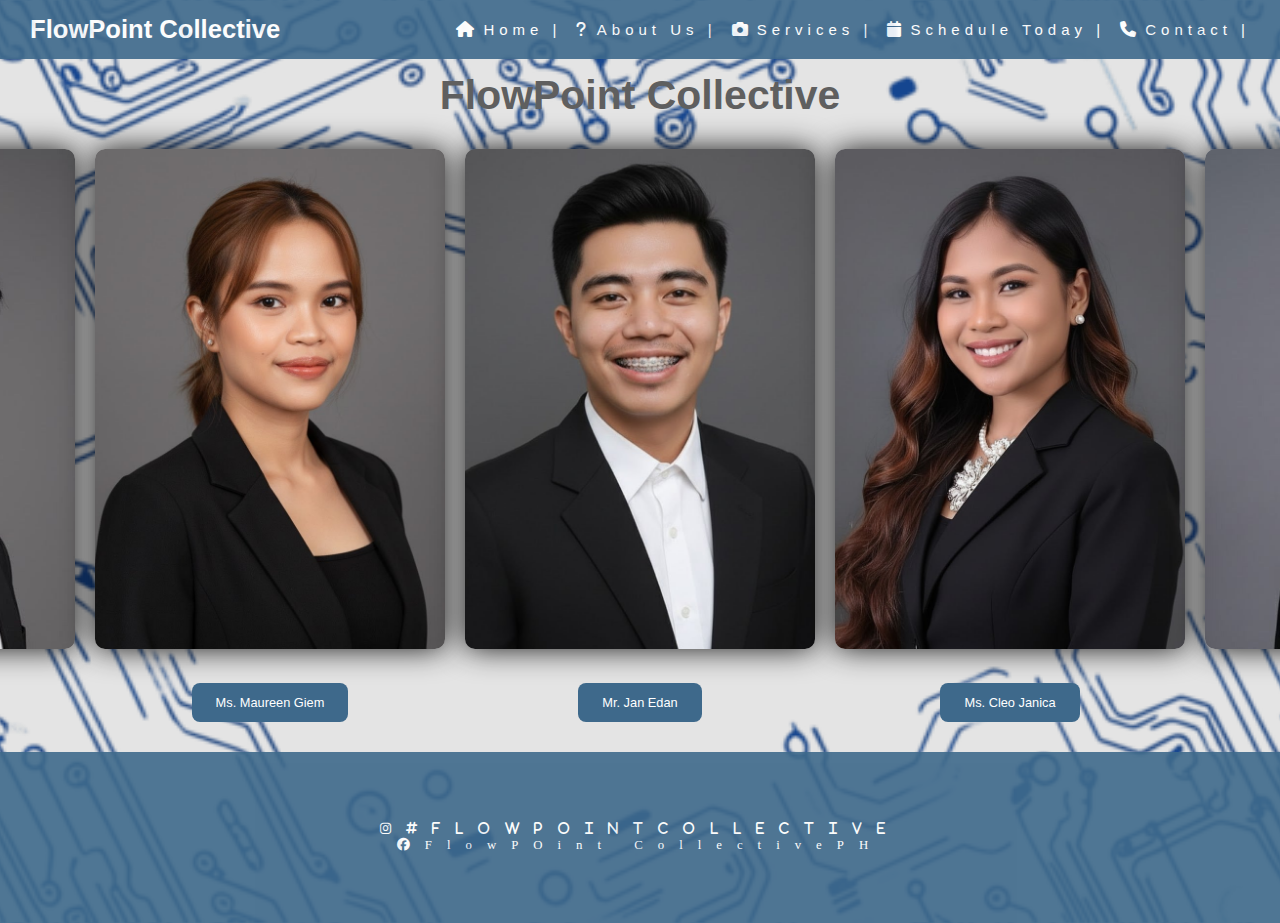
<file: index.html>
<!DOCTYPE html>
<html lang="en">

<head>
    <meta charset="UTF-8">
    <meta name="viewport" content="width=device-width, initial-scale=1.0">
    <style>
        @import url('https://fonts.cdnfonts.com/css/dolce-vita-heavy');
        @import url('https://fonts.cdnfonts.com/css/azoft-sans');
        @import url('https://fonts.cdnfonts.com/css/hyperion-sunset-brk');
        @import url('https://fonts.cdnfonts.com/css/anek-gujarati');
    </style>

    <link rel="stylesheet" href="PAGE1.CSS">
    <link rel="stylesheet" href="https://cdnjs.cloudflare.com/ajax/libs/font-awesome/6.5.1/css/all.min.css">

    <title>Home</title>
</head>

<body>

    <nav class="navbar">
        <div class="logo">FlowPoint Collective</div>
        <ul class="nav-links">
            <li><i class="fa-solid fa-house"></i><a href="index.html"> Home |</a></li>
            <li><i class="fa-solid fa-question"></i><a href="aboutus.html"> About Us |</a></li>
            <li><i class="fa-solid fa-camera"></i><a href="services.html"> Services |</a></li>
            <li><i class="fa-solid fa-calendar"></i><a href="today.html"> Schedule Today |</a></li>
            <li><i class="fa-solid fa-phone"></i><a href="contact.html"> Contact |</a></li>
        </ul>
        <!-- Hamburger menu for mobile -->
        <div class="hamburger">
            <i class="fas fa-bars"></i>
        </div>
    </nav>

    <div class="reporters">
        <h1> FlowPoint Collective</h1>
    </div>

    <div>
        <div>
            <div class="image-row">
                <div class="nameofreporters">
                    <img src="profile4.jpg" alt="Description of image 1">
                    <a href="page5.html">    <button class="custom-btn">Mr. Michael Edward</button></a>

                </div>

                <div class="nameofreporters">
                    <img src="profile3.jpg" alt="Description of image 1">
                    <a href="page2..html"> <button class="custom-btn"> Ms. Maureen Giem</button> </a>

                </div>
                <div class="nameofreporters">
                    <img src="profile2.jpg" alt="Description of image 1">
                    <a href="page6.html">
                        <button class="custom-btn">Mr. Jan Edan</button>
                    </a>
                </div>

                <div class="nameofreporters">
                    <img src="profile1.jpg" alt="Description of image 1">
                    <a href="page3.html"><button class="custom-btn">Ms. Cleo Janica</button></a>

                </div>

                <div class="nameofreporters">
                    <img src="profile5.jpg" alt="Description of image 1">
                 <a href="page4.html">   <button class="custom-btn">Mr. John Alain</button></a>

                </div>

            </div>
        </div>
    </div>



    <footer>
        <a  class="a" href="#"><i class="fab fa-instagram">#FLOWPOINTCOLLECTIVE</i></a>
        <br>
        <br>
        <a  class="a" href="#"><i class="fab fa-facebook"></i>FlowPOint CollectivePH</a>

    </footer>
</body>

</html>

<script>
  const hamburger = document.querySelector(".hamburger");
  const navLinks = document.querySelector(".nav-links");

  hamburger.addEventListener("click", () => {
    navLinks.classList.toggle("active");
  });
</script>
</file>
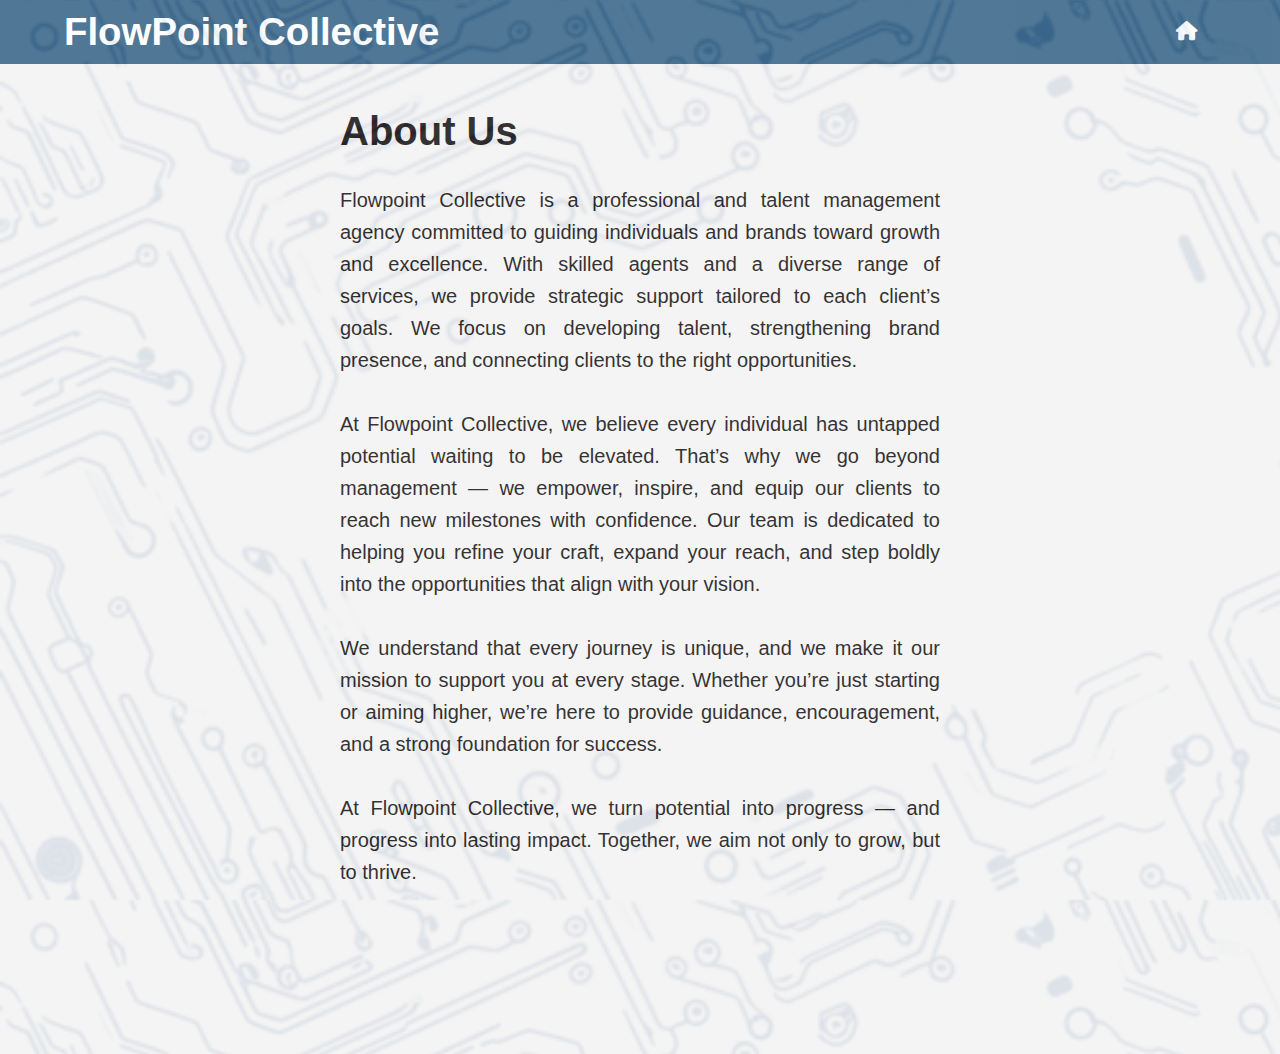
<file: aboutus.html>
<!DOCTYPE html>
<html lang="en">

<head>
    <meta charset="UTF-8">
    <meta name="viewport" content="width=device-width, initial-scale=1.0">
    <title>About Us</title>
    <link rel="stylesheet" href="page3.css">
    <link rel="stylesheet" href="https://cdnjs.cloudflare.com/ajax/libs/font-awesome/6.5.1/css/all.min.css">
</head>

<body>
    <div class="main-wrapper">



        <header class="site-header">
            FlowPoint Collective
            <button class="custom-btn"><a href="index.html"><i class="fa-solid fa-house"></i></a></button>
        </header>


        <div class="container">

            <div class="right-column">
                <div>
                    <h2 class="about-heading">About Us</h2>
                    <p class="about-text">
                        Flowpoint Collective is a professional and talent management agency committed to guiding
                        individuals and brands toward growth and excellence. With skilled agents and a diverse range of
                        services, we provide strategic support tailored to each client’s goals. We focus on developing
                        talent, strengthening brand presence, and connecting clients to the right opportunities.

                        <br>
                        <br>At Flowpoint Collective, we believe every individual has untapped potential waiting to be
                        elevated. That’s why we go beyond management — we empower, inspire, and equip our clients to
                        reach new milestones with confidence. Our team is dedicated to helping you refine your craft,
                        expand your reach, and step boldly into the opportunities that align with your vision.

                        <br>
                        <br>We understand that every journey is unique, and we make it our mission to support you at
                        every stage. Whether you’re just starting or aiming higher, we’re here to provide guidance,
                        encouragement, and a strong foundation for success.

                        <br>
                        <br>At Flowpoint Collective, we turn potential into progress — and progress into lasting impact.
                        Together, we aim not only to grow, but to thrive.

                        <br>


                    </p>


                </div>


            </div>
        </div>

    </div>

</body>

</html>
</file>
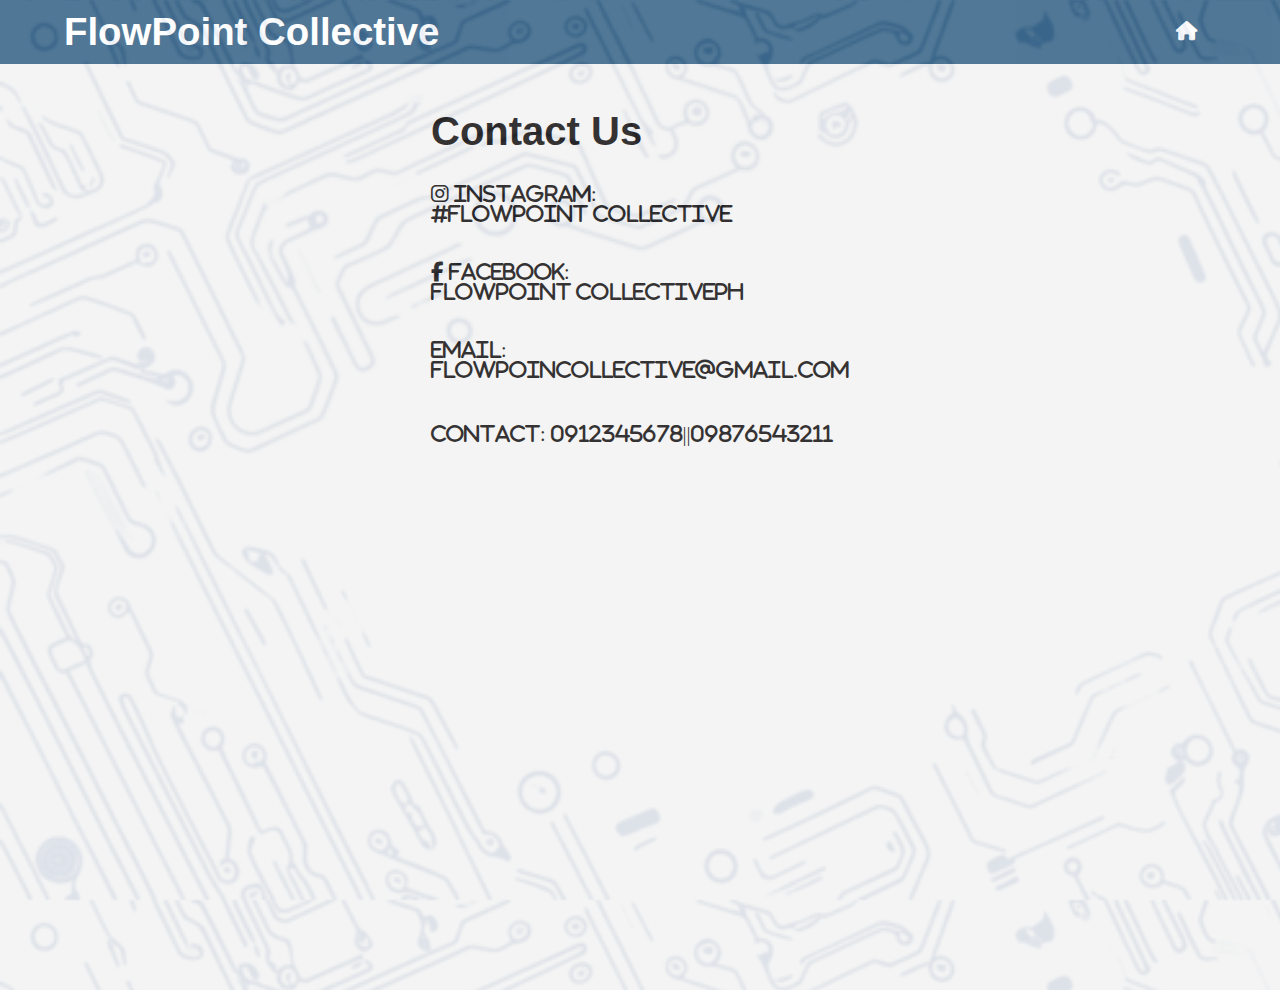
<file: contact.html>
﻿<!DOCTYPE html>
<html lang="en">

<head>
    <meta charset="UTF-8">
    <meta name="viewport" content="width=device-width, initial-scale=1.0">
    <title>Contact</title>
    <link rel="stylesheet" href="page3.css">
    <link rel="stylesheet" href="https://cdnjs.cloudflare.com/ajax/libs/font-awesome/6.5.1/css/all.min.css">
</head>

<body>
    <div class="main-wrapper">



        <header class="site-header">
            FlowPoint Collective
            <button class="custom-btn"><a href="index.html"><i class="fa-solid fa-house"></i></a></button>
        </header>


        <div class="container">

            <div class="right-column">
                <div>
                    <h2 class="about-heading">Contact Us</h2>
                    <p class="about-text">
                        <a href="#"><i class="fab fa-instagram"> instagram:<br> #FlowPoint Collective</i></a>


                        <br>
                        <br> <a href="#"><i class="fab fa-facebook-f"> facebook: <br>FlowPoint CollectivePH</i></a>

                        <br>
                        <br> <a href="#"><i class="fab fa-envelop"> email: <br>flowpoincollective@gmail.com</i></a>

                        <br>
                        <br> <a href="#"><i class="fab fa-envelop">Contact: 0912345678||09876543211</i></a>
                        <br>


                    </p>


                </div>


            </div>
        </div>

    </div>

</body>

</html>
</file>
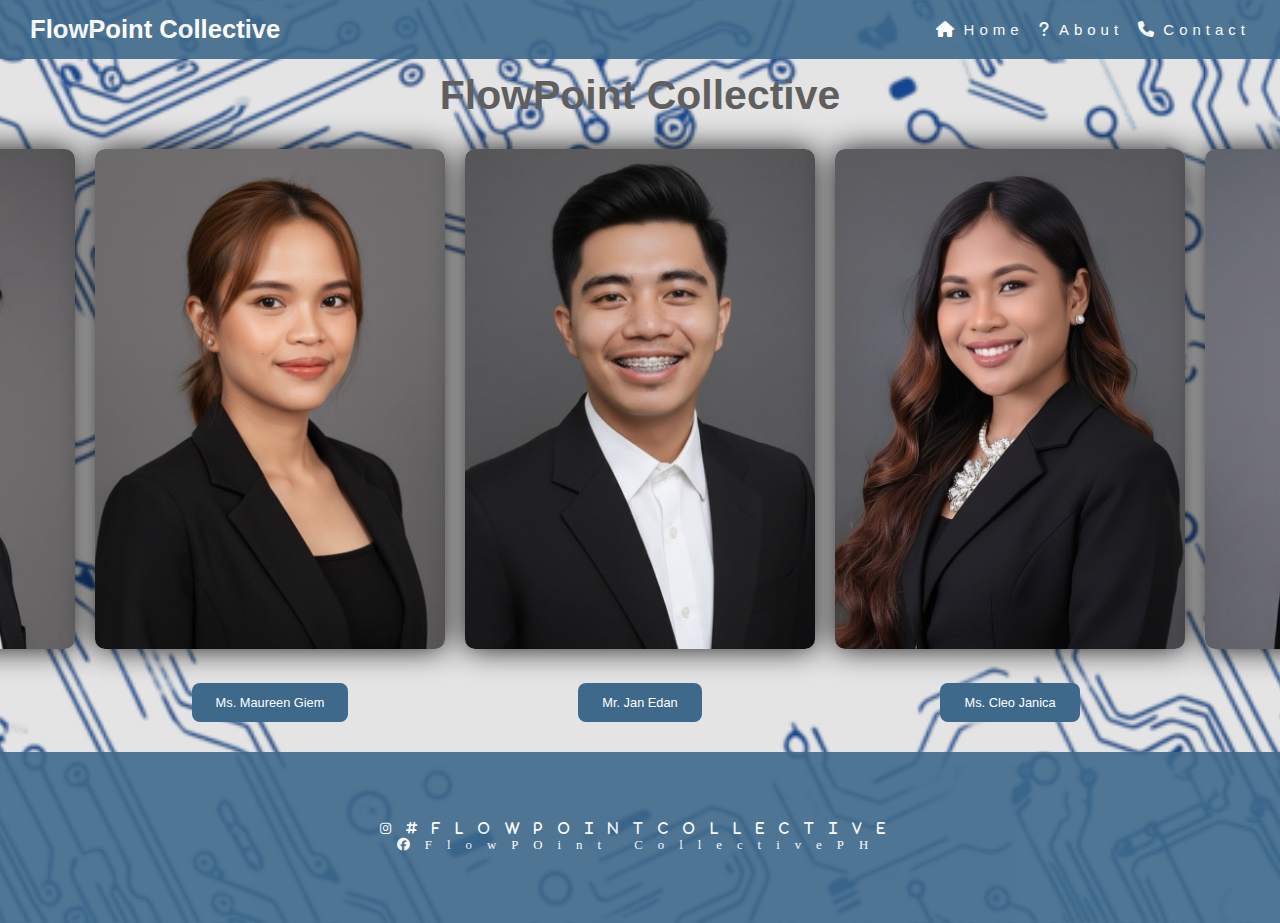
<file: homepage.html>
<!DOCTYPE html>
<html lang="en">

<head>
    <meta charset="UTF-8">
    <meta name="viewport" content="width=device-width, initial-scale=1.0">
    <style>
        @import url('https://fonts.cdnfonts.com/css/dolce-vita-heavy');
        @import url('https://fonts.cdnfonts.com/css/azoft-sans');
        @import url('https://fonts.cdnfonts.com/css/hyperion-sunset-brk');
        @import url('https://fonts.cdnfonts.com/css/anek-gujarati');
    </style>

    <link rel="stylesheet" href="PAGE1.CSS">
    <link rel="stylesheet" href="https://cdnjs.cloudflare.com/ajax/libs/font-awesome/6.5.1/css/all.min.css">

    <title>Home</title>
</head>

<body>

    <nav class="navbar">
        <div class="logo">FlowPoint Collective</div>
        <ul class="nav-links">
            <li><i class="fa-solid fa-house"></i><a href="index.html"> Home</a></li>
            <li><i class="fa-solid fa-question"></i><a href="aboutus.html"> About</a></li>
            <li><i class="fa-solid fa-phone"></i><a href="contact.html"> Contact</a></li>
        </ul>
        <!-- Hamburger menu for mobile -->
        <div class="hamburger">
            <i class="fas fa-bars"></i>
        </div>
    </nav>

    <div class="reporters">
        <h1> FlowPoint Collective</h1>
    </div>

    <div>
        <div>
            <div class="image-row">
                <div class="nameofreporters">
                    <img src="profile4.jpg" alt="Description of image 1">
                    <a href="page5.html">    <button class="custom-btn">Mr. Michael Edward</button></a>

                </div>

                <div class="nameofreporters">
                    <img src="profile3.jpg" alt="Description of image 1">
                    <a href="page2..html"> <button class="custom-btn"> Ms. Maureen Giem</button> </a>

                </div>
                <div class="nameofreporters">
                    <img src="profile2.jpg" alt="Description of image 1">
                    <a href="page6.html">
                        <button class="custom-btn">Mr. Jan Edan</button>
                    </a>
                </div>

                <div class="nameofreporters">
                    <img src="profile1.jpg" alt="Description of image 1">
                    <a href="page3.html"><button class="custom-btn">Ms. Cleo Janica</button></a>

                </div>

                <div class="nameofreporters">
                    <img src="profile5.jpg" alt="Description of image 1">
                 <a href="page4.html">   <button class="custom-btn">Mr. John Alain</button></a>

                </div>

            </div>
        </div>
    </div>



    <footer>
        <a  class="a" href="#"><i class="fab fa-instagram">#FLOWPOINTCOLLECTIVE</i></a>
        <br>
        <br>
        <a  class="a" href="#"><i class="fab fa-facebook"></i>FlowPOint CollectivePH</a>

    </footer>
</body>

</html>

<script>
  const hamburger = document.querySelector(".hamburger");
  const navLinks = document.querySelector(".nav-links");

  hamburger.addEventListener("click", () => {
    navLinks.classList.toggle("active");
  });
</script>
</file>
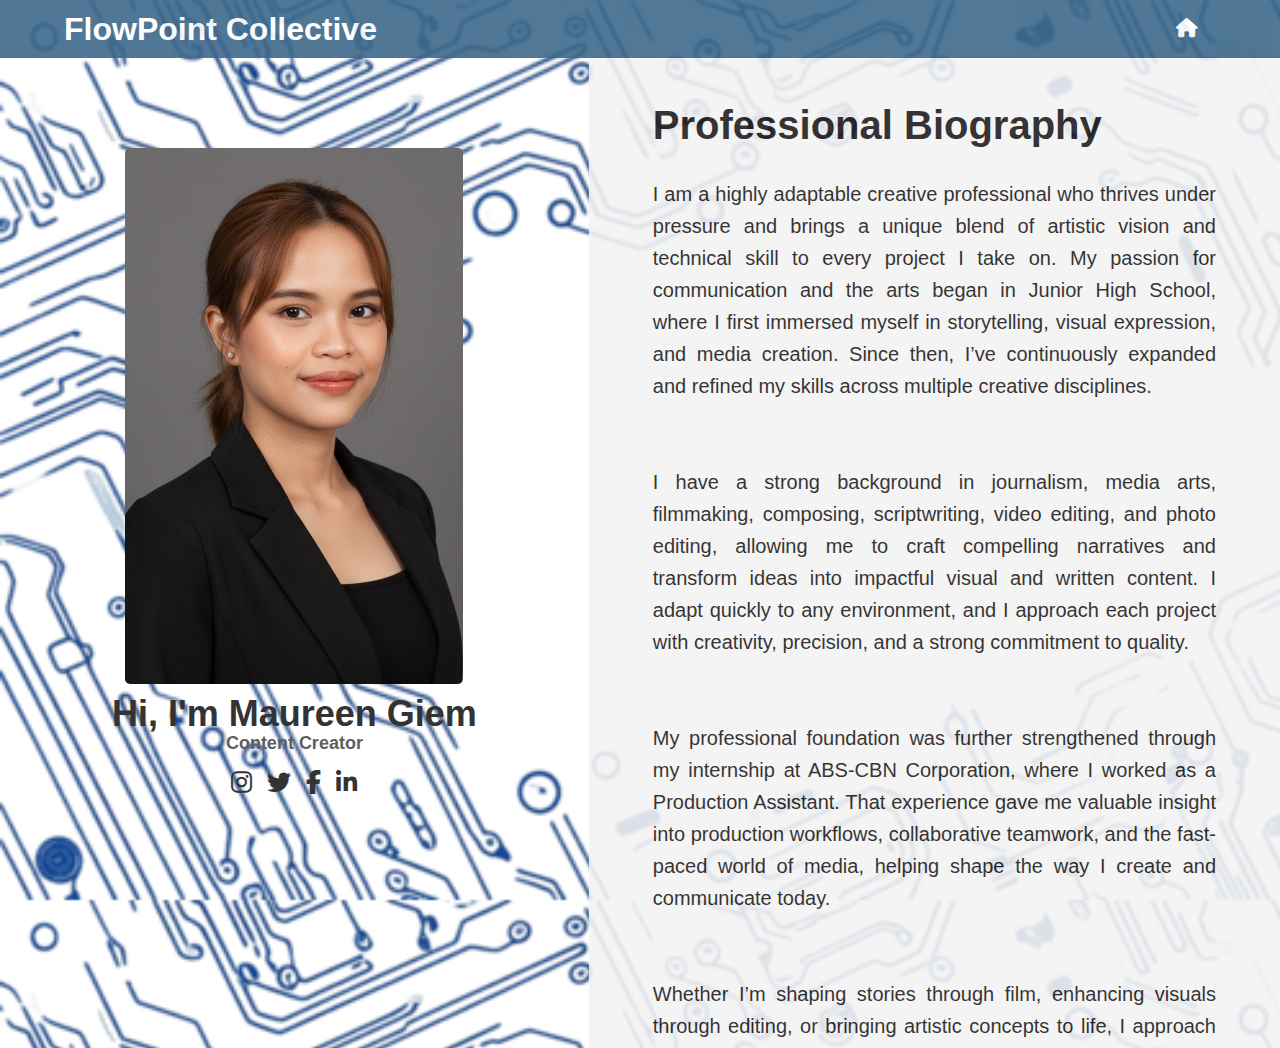
<file: page2..html>
<!DOCTYPE html>
<html lang="en">

<head>
    <meta charset="UTF-8">
    <meta name="viewport" content="width=device-width, initial-scale=1.0">
    <title>Maureen Giem</title>
    <link rel="stylesheet" href="page3.css">
    <link rel="stylesheet" href="https://cdnjs.cloudflare.com/ajax/libs/font-awesome/6.5.1/css/all.min.css">
</head>

<body>
    <div class="main-wrapper">



        <header class="site-header">
            <span class="logo">FlowPoint Collective</span>
            <button class="custom-btn"><a href="index.html"><i class="fa-solid fa-house"></i></a></button>
        </header>



        <div class="container">
            <div class="left-column">
                <img src="profile3.jpg" alt="Esha Kurana" class="profile-photo">
                <h1 class="name">Hi, I'm Maureen Giem</h1>
                <p class="title">Content Creator</p>

                <div class="social-links">
                    <a href="#"><i class="fab fa-instagram"></i></a>
                    <a href="#"><i class="fab fa-twitter"></i></a>
                    <a href="#"><i class="fab fa-facebook-f"></i></a>
                    <a href="#"><i class="fab fa-linkedin-in"></i></a>
                </div>


            </div>

            <div class="right-column">
                <div>
                    <h2 class="about-heading">Professional Biography</h2>
                    <p class="about-text">
                        I am a highly adaptable creative professional who thrives under pressure and brings a unique
                        blend of artistic vision and technical skill to every project I take on. My passion for
                        communication and the arts began in Junior High School, where I first immersed myself in
                        storytelling, visual expression, and media creation. Since then, I’ve continuously expanded and
                        refined my skills across multiple creative disciplines.
                        <br>
                        <br>
                        <br> I have a strong background in journalism, media arts, filmmaking, composing, scriptwriting,
                        video editing, and photo editing, allowing me to craft compelling narratives and transform ideas
                        into impactful visual and written content. I adapt quickly to any environment, and I approach
                        each project with creativity, precision, and a strong commitment to quality.
                        <br>
                        <br>
                        <br>My professional foundation was further strengthened through my internship at ABS-CBN
                        Corporation, where I worked as a Production Assistant. That experience gave me valuable insight
                        into production workflows, collaborative teamwork, and the fast-paced world of media, helping
                        shape the way I create and communicate today.
                        <br>
                        <br>
                        <br>Whether I’m shaping stories through film, enhancing visuals through editing, or bringing
                        artistic concepts to life, I approach every project with passion, professionalism, and a
                        dedication to delivering exceptional results. I’m constantly exploring new ideas, learning new
                        techniques, and striving to create work that resonates, inspires, and exceeds expectations.
                        <br>
                        <br>

                        <b class="services">THE SERVICE THAT I OFFER:</b>

                        <br>
                        <br>
                        <i class="fa-solid fa-clapperboard"> MEDIA PRODUCTION</i> <!---icon-->>

                        <br>
                        <br> <b>Video Editing</b>
                        <br>Transform raw footage into polished, engaging content—perfect for films, events,
                        ads, and social media.
                        <br>
                        <br><b>Photo Editing & Retouching</b>
                        <br> Professional color correction, enhancement, and retouching for portraits, products, and
                        creative projects.
                        <br>
                        <br><b>Filmmaking Support</b>
                        <br> Assistance in pre-production planning, shot coordination, directing support, and visual
                        storytelling.<br>
                        <br>
                        <br><i class="fa-solid fa-pen"> Creative Development</i>
                        <br>
                        <br><b>Scriptwriting</b>
                        <br>
                        Clear, compelling scripts for short films, YouTube videos, ads, and digital content.
                        <br>
                        <br><b>Storyboarding</b><br>
                        Visual layouts that bring ideas to life before production begins.
                        <br>
                        <br>
                        <b>Copywriting & Creative Writing</b>
                        <br>Captions, ad copy, brand messages, and creative storytelling that connect with audiences.
                        <br>
                        <br>
                        <br>
                        <i class="fa-solid fa-palette"> Visual & Artistic Work</i>
                        <br>
                        <br><b>Graphic Design</b>
                        <br> Stylish visuals for social media posts, posters, banners, promotional materials, and
                        creative layouts.
                        <br>
                        <br><b>Composing / Sound Design</b>
                        <br> Custom background music and audio elements to elevate your video or creative project.
                        <br>
                        <br><b>Concept Development</b>
                        <br> Helping clients shape ideas into full creative concepts—branding, campaigns, and narrative
                        direction.<br>
                        <br>
                        <br><i class="fa-solid fa-newspaper"> Communication & Content</i>
                        <br>
                        <br><b>Article & Feature Writing</b>
                        <br> Professional written pieces including lifestyle articles, interviews, blogs, and
                        journalistic content.
                        <br>
                        <br><b>Content Creation</b>
                        <br>Full-cycle content creation—from planning to shooting to editing—optimized for social media
                        engagement.
                        <br>
                        <br><b>Brand Storytelling</b>
                        <br>Creating strong narratives that express a brand’s identity through words, visuals, and
                        media.
                        <br>
                        <br>
                        <br><b class="services">OPTIONAL ADD-ONS</b><br>
                        <br>1.Social media management<br>
                        2.YouTube video packaging (thumbnail + title + script + edit)<br>
                        3.Reels/TikTok packages<br>
                        4.Full production packages (concept → shoot → edit)

                    </p>


                 <button class="button" style="vertical-align:middle"><a href="today.html"><span>Book now!</span></a></button>


                </div>


            </div>
        </div>

    </div>

</body>

</html>
<script>
    window.addEventListener("scroll", function () {
        const button = document.querySelector(".button");
        if (window.scrollY > 200) {   // show after scrolling 200px
            button.classList.add("show");
        } else {
            button.classList.remove("show");
        }
    });
</script>
</file>
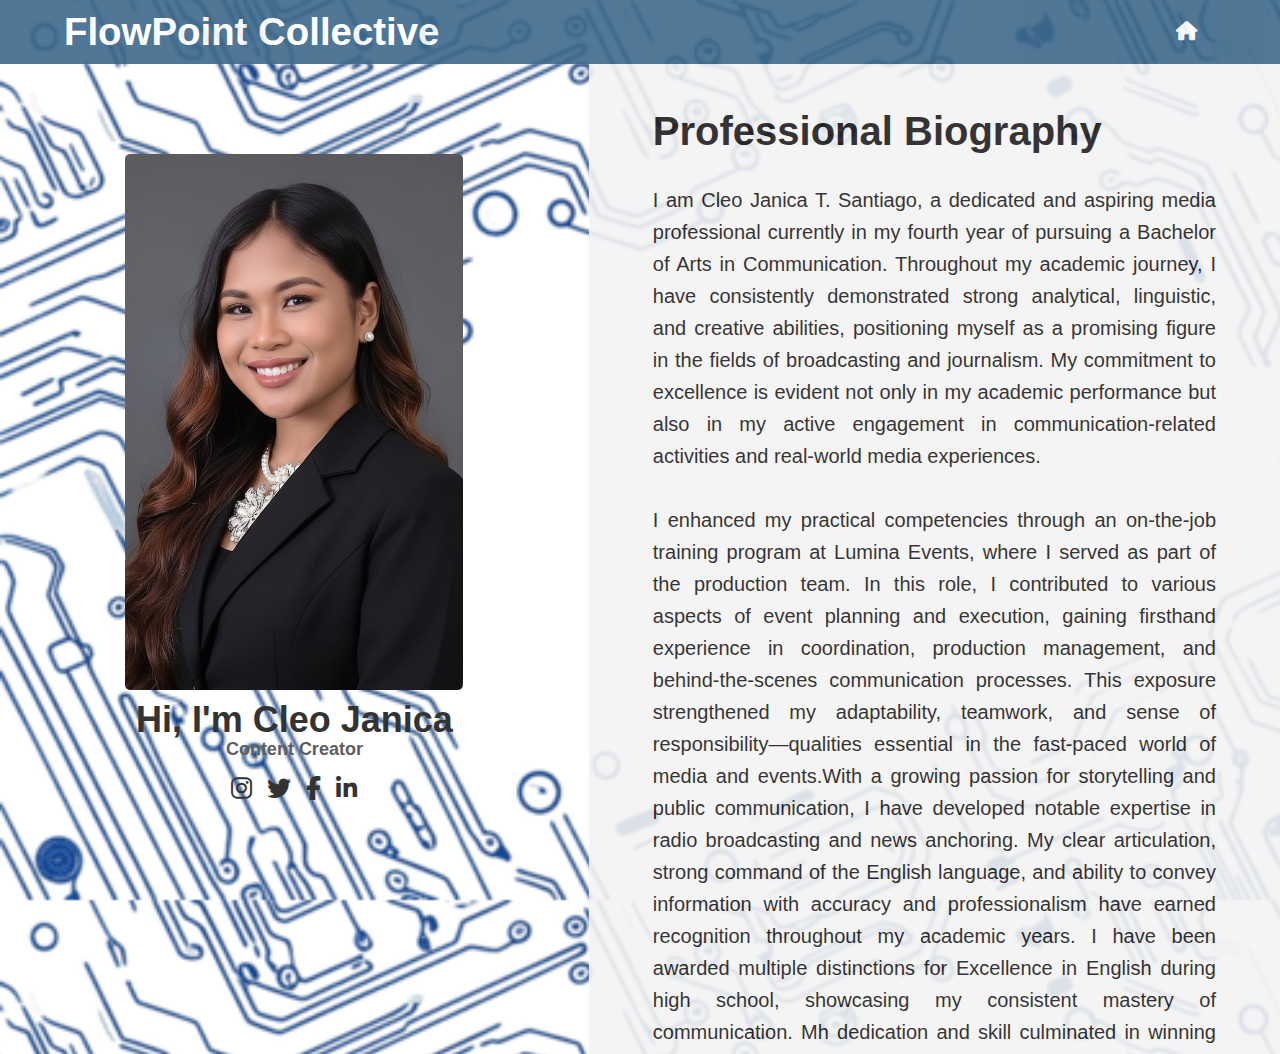
<file: page3.html>
<!DOCTYPE html>
<html lang="en">

<head>
    <meta charset="UTF-8">
    <meta name="viewport" content="width=device-width, initial-scale=1.0">
    <title>Cleo Janica</title>
    <link rel="stylesheet" href="page3.css">
    <link rel="stylesheet" href="https://cdnjs.cloudflare.com/ajax/libs/font-awesome/6.5.1/css/all.min.css">
</head>

<body>
    <div class="main-wrapper">



        <header class="site-header">
            FlowPoint Collective
          <button class="custom-btn"><a href="index.html"><i class="fa-solid fa-house"></i></a></button>
        </header>


        <div class="container">
            <div class="left-column">
                <img src="profile1.jpg" alt="Esha Kurana" class="profile-photo">
                <h1 class="name">Hi, I'm Cleo Janica</h1>
                <p class="title">Content Creator</p>

                <div class="social-links">
                    <a href="#"><i class="fab fa-instagram"></i></a>
                    <a href="#"><i class="fab fa-twitter"></i></a>
                    <a href="#"><i class="fab fa-facebook-f"></i></a>
                    <a href="#"><i class="fab fa-linkedin-in"></i></a>
                </div>


            </div>

            <div class="right-column">
                <div>
                    <h2 class="about-heading">Professional Biography</h2>
                    <p class="about-text">
                        I am Cleo Janica T. Santiago, a dedicated and aspiring media professional currently in my fourth
                        year of pursuing a Bachelor of Arts in Communication. Throughout my academic journey, I have
                        consistently demonstrated strong analytical, linguistic, and creative abilities, positioning
                        myself as a promising figure in the fields of broadcasting and journalism. My commitment to
                        excellence is evident not only in my academic performance but also in my active engagement in
                        communication-related activities and real-world media experiences.

                        <br>
                        <br> I enhanced my practical competencies through an on-the-job training program at Lumina
                        Events, where I served as part of the production team. In this role, I contributed to various
                        aspects of event planning and execution, gaining firsthand experience in coordination,
                        production management, and behind-the-scenes communication processes. This exposure strengthened
                        my adaptability, teamwork, and sense of responsibility—qualities essential in the fast-paced
                        world of media and events.With a growing passion for storytelling and public communication, I
                        have developed notable
                        expertise in radio broadcasting and news anchoring. My clear articulation, strong command of the
                        English language, and ability to convey information with accuracy and professionalism have
                        earned recognition throughout my academic years. I have been awarded multiple distinctions for
                        Excellence in English during high school, showcasing my consistent mastery of communication. Mh
                        dedication and skill culminated in winning First Place in a News Anchoring competition, a
                        testament to my talent and potential in broadcast journalism.

                        <br>
                        <br>I aspires to become a professional journalist, aiming to shed light on important issues,
                        amplify underrepresented voices, and contribute meaningfully to the field of media. I continue
                        to refine my craft, embracing opportunities that allow me to expand my experience in writing,
                        broadcasting, media production, and public communication.

                        <br>
                        <br>As I approach the completion of my degree, I remain focused on building a strong
                        professional foundation, motivated by mg passion for journalism and my vision of becoming a
                        credible, responsible, and influential voice in the industry.

                        <br>
                        <br>

                        <b class="services">THE SERVICE THAT I OFFER:</b>

                        <br>
                        <br>
                        <i class="fa-solid fa-camera"> PHOTOGRAPHY</i> <!---icon-->

                        <br>

                        <br>Mid level skill in photography.
                        <br>

                        <br>
                        <br><i class="fa-solid fa-microphone"> Event Host </i>
                        <br>
                        <br>Hosting in special events such as birthdays,parties and etc...
                        <br>
                        <br>
                        <i class="fa-solid fa-film"> Production Assistance </i>
                        <br>
                        <br>can help organize events before, during and after the production.
                        <br>

                        <br>
                        <br><i class="fa-solid fa-newspaper">
                            Acting
                        </i>
                        <br>
                        <br>has an experience in acting.
                        <br>won 2nd place best film.



                    </p>
                    <button class="button" style="vertical-align:middle"><a href="today.html"><span>Book now!</span></a></button>



                </div>


            </div>
        </div>

    </div>

</body>

</html>
</file>
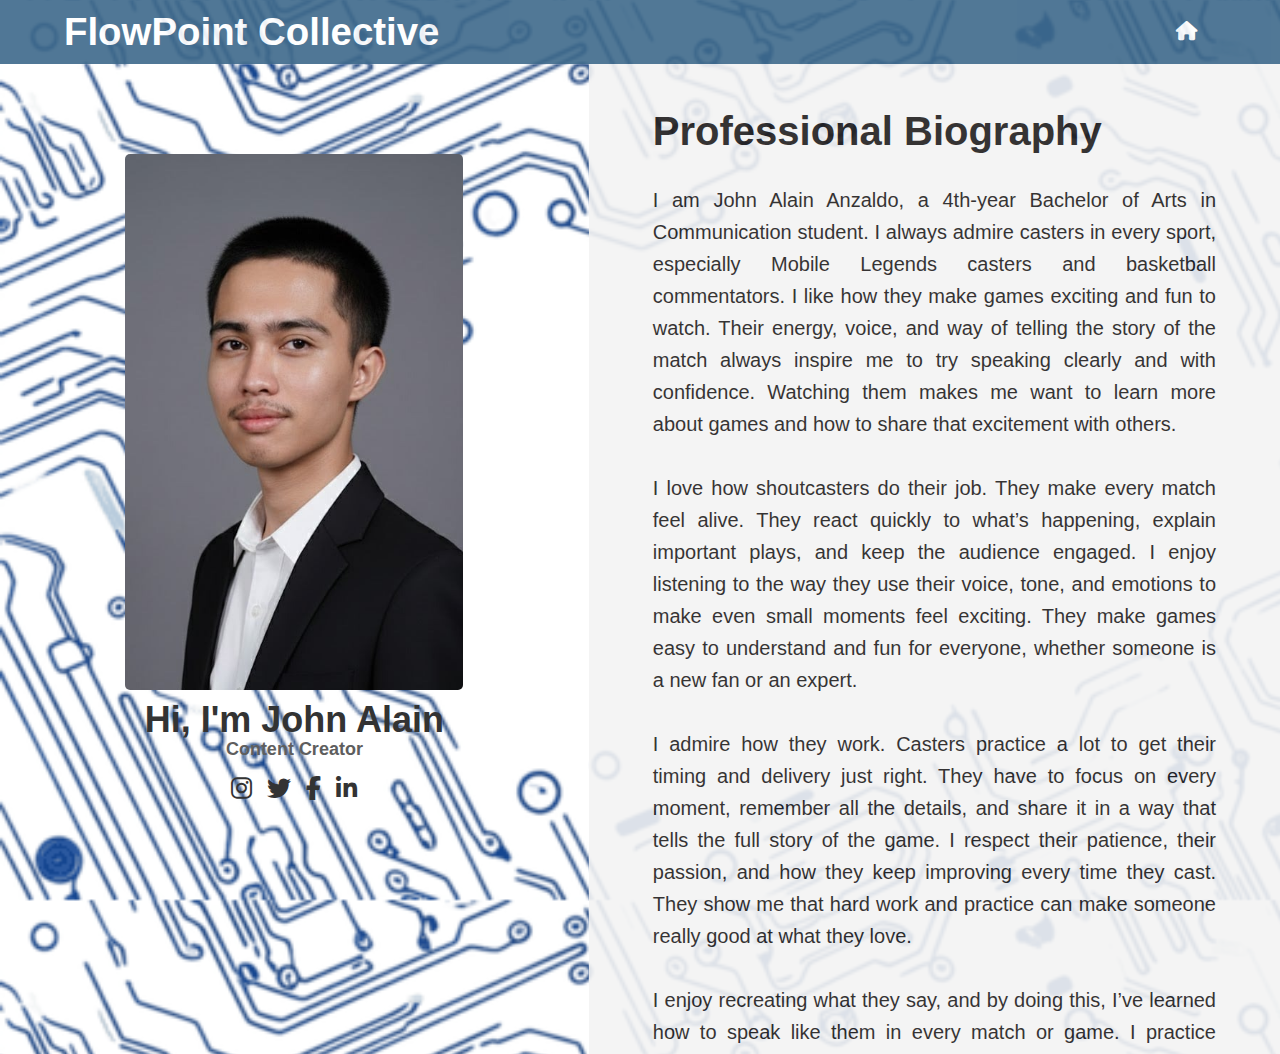
<file: page4.html>
<!DOCTYPE html>
<html lang="en">

<head>
    <meta charset="UTF-8">
    <meta name="viewport" content="width=device-width, initial-scale=1.0">
    <title>John Alain</title>
    <link rel="stylesheet" href="page3.css">
    <link rel="stylesheet" href="https://cdnjs.cloudflare.com/ajax/libs/font-awesome/6.5.1/css/all.min.css">
</head>

<body>
    <div class="main-wrapper">



        <header class="site-header">
            FlowPoint Collective
            <button class="custom-btn"><a href="index.html"><i class="fa-solid fa-house"></i></a></button>
        </header>


        <div class="container">
            <div class="left-column">
                <img src="profile5.jpg" alt="Esha Kurana" class="profile-photo">
                <h1 class="name">Hi, I'm John Alain</h1>
                <p class="title">Content Creator</p>

                <div class="social-links">
                    <a href="#"><i class="fab fa-instagram"></i></a>
                    <a href="#"><i class="fab fa-twitter"></i></a>
                    <a href="#"><i class="fab fa-facebook-f"></i></a>
                    <a href="#"><i class="fab fa-linkedin-in"></i></a>
                </div>


            </div>

            <div class="right-column">
                <div>
                    <h2 class="about-heading">Professional Biography</h2>
                    <p class="about-text">
                        I am John Alain Anzaldo, a 4th-year Bachelor of Arts in Communication student.
                        I always admire casters in every sport, especially Mobile Legends casters and basketball
                        commentators. I like how they make games exciting and fun to watch. Their energy, voice, and way
                        of telling the story of the match always inspire me to try speaking clearly and with confidence.
                        Watching them makes me want to learn more about games and how to share that excitement with
                        others.

                        <br>
                        <br> I love how shoutcasters do their job.
                        They make every match feel alive. They react quickly to what’s happening, explain important
                        plays, and keep the audience engaged. I enjoy listening to the way they use their voice, tone,
                        and emotions to make even small moments feel exciting. They make games easy to understand and
                        fun for everyone, whether someone is a new fan or an expert.

                        <br>
                        <br>I admire how they work.
                        Casters practice a lot to get their timing and delivery just right. They have to focus on every
                        moment, remember all the details, and share it in a way that tells the full story of the game. I
                        respect their patience, their passion, and how they keep improving every time they cast. They
                        show me that hard work and practice can make someone really good at what they love.

                        <br>
                        <br>I enjoy recreating what they say, and by doing this, I’ve learned how to speak like them in
                        every match or game. I practice calling big plays, describing exciting moments, and using energy
                        in my voice. I also learned how to prepare before a match, stay confident while speaking, and
                        keep the audience interested. Practicing shoutcasting has helped me improve my speaking skills,
                        timing, and ability to share exciting stories with others.

                        <br>
                        <br>




                    </p>
                    <button class="button" style="vertical-align:middle"><a href="today.html"><span>Book now!</span></a></button>


                </div>


            </div>
        </div>

    </div>

</body>

</html>
</file>
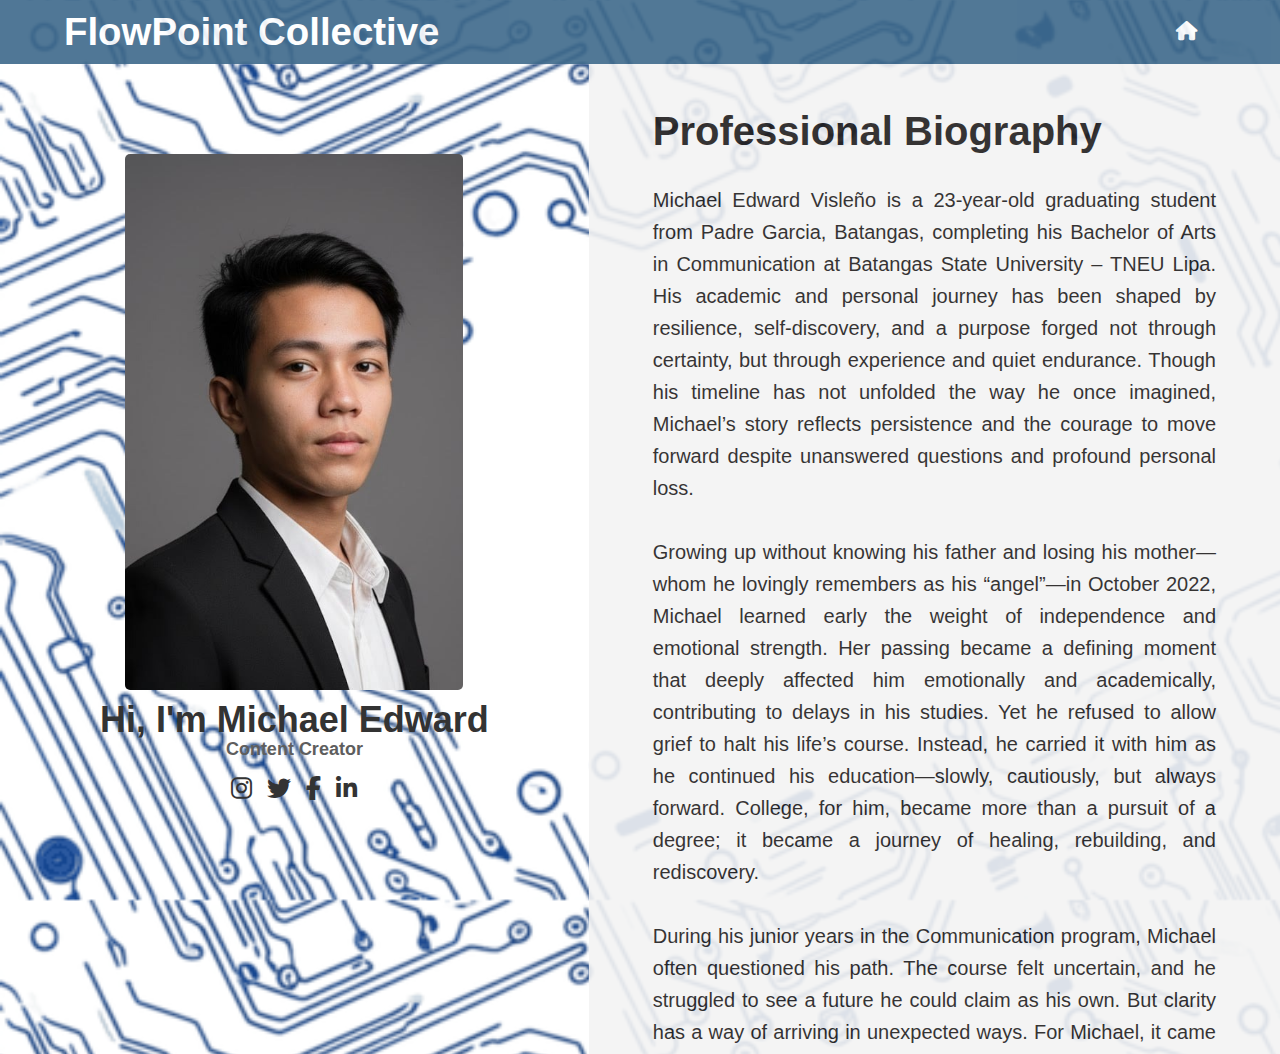
<file: page5.html>
<!DOCTYPE html>
<html lang="en">

<head>
    <meta charset="UTF-8">
    <meta name="viewport" content="width=device-width, initial-scale=1.0">
    <title>Michael Edward</title>
    <link rel="stylesheet" href="page3.css">
    <link rel="stylesheet" href="https://cdnjs.cloudflare.com/ajax/libs/font-awesome/6.5.1/css/all.min.css">
</head>

<body>
    <div class="main-wrapper">



        <header class="site-header">
            FlowPoint Collective
            <button class="custom-btn"><a href="index.html"><i class="fa-solid fa-house"></i></a></button>
        </header>


        <div class="container">
            <div class="left-column">
                <img src="profile4.jpg" alt="Esha Kurana" class="profile-photo">
                <h1 class="name">Hi, I'm Michael Edward</h1>
                <p class="title">Content Creator</p>

                <div class="social-links">
                    <a href="#"><i class="fab fa-instagram"></i></a>
                    <a href="#"><i class="fab fa-twitter"></i></a>
                    <a href="#"><i class="fab fa-facebook-f"></i></a>
                    <a href="#"><i class="fab fa-linkedin-in"></i></a>
                </div>


            </div>

            <div class="right-column">
                <div>
                    <h2 class="about-heading">Professional Biography</h2>
                    <p class="about-text">
                        Michael Edward Visleño is a 23-year-old graduating student from Padre Garcia, Batangas,
                        completing his Bachelor of Arts in Communication at Batangas State University – TNEU Lipa. His
                        academic and personal journey has been shaped by resilience, self-discovery, and a purpose
                        forged not through certainty, but through experience and quiet endurance. Though his timeline
                        has not unfolded the way he once imagined, Michael’s story reflects persistence and the courage
                        to move forward despite unanswered questions and profound personal loss.

                        <br>
                        <br> Growing up without knowing his father and losing his mother—whom he lovingly remembers as
                        his “angel”—in October 2022, Michael learned early the weight of independence and emotional
                        strength. Her passing became a defining moment that deeply affected him emotionally and
                        academically, contributing to delays in his studies. Yet he refused to allow grief to halt his
                        life’s course. Instead, he carried it with him as he continued his education—slowly, cautiously,
                        but always forward. College, for him, became more than a pursuit of a degree; it became a
                        journey of healing, rebuilding, and rediscovery.

                        <br>
                        <br>During his junior years in the Communication program, Michael often questioned his path. The
                        course felt uncertain, and he struggled to see a future he could claim as his own. But clarity
                        has a way of arriving in unexpected ways. For Michael, it came during his internship—a turning
                        point marked by the presence of a mentor who, without loud praise or direct encouragement, made
                        him feel seen. Through shared knowledge, exposure, and guidance in the world of film production,
                        this mentor recognized Michael’s potential—perhaps even before he recognized it himself.

                        <br>
                        <br>Immersing himself in the processes behind filmmaking—videography, offline video editing,
                        sound mixing, and the foundational work of a production assistant—Michael felt something shift.
                        What once felt like confusion transformed into enthusiasm. What felt directionless became
                        meaningful. As he learned the discipline, creativity, and storytelling behind production, a
                        burning fire grew within him. He began to see communication not just as an academic requirement
                        but as a platform for expression, creation, and purpose.

                        <br>
                        <br>These experiences ignited his passion for the craft. Through hands-on work in videography,
                        he learned to capture moments with intention. Through video editing, he discovered the power of
                        shaping narratives behind the scenes. Through sound mixing, he understood how emotion is carried
                        not just by what is seen, but what is heard. And through his role as a production assistant, he
                        embraced the collaborative spirit and discipline that hold a set together. Each skill became a
                        piece of his identity—proof that purpose often reveals itself through the people we meet and the
                        work that sparks something within us.

                        <br>
                        <br>Now approaching graduation, Michael Edward Visleño stands not as someone who always knew the
                        path, but as someone who chose to keep moving until the path revealed itself. His story is one
                        of delayed timelines but timely realizations—a testament to the truth that purpose is not always
                        found quickly, but deeply. Through loss, uncertainty, and the awakening of passion, Michael
                        continues to shape his identity, guided by resilience, gratitude, and a profound love for
                        storytelling and film production.
                        <br>
                        <br>
                        <b class="services">THE SERVICE THAT I OFFER:</b>

                        <br>
                        <br>
                        <i class="fa-solid fa-video"> Videography</i> <!---icon-->

                        <br>

                        <br>Michael specializes in camera operation and shot composition, using lighting and movement to
                        capture clear, visually coherent footage that supports storytelling.
                        <br>

                        <br>
                        <br><i class="fa-solid fa-laptop">
                            VideoEditing<br>(Offline Editing)
                        </i>
                        <br>
                        <br>He specializes in organizing and cutting footage through structured editing workflows,
                        focusing on pacing, continuity, and audio-visual alignment to shape complete narratives.
                        <br>
                        <br>
                        <i class="fa-solid fa-volume-high"> Sound Mixing (Audioman) </i>
                        <br>
                        <br>Michael specializes in on-set audio recording and sound balancing, ensuring clear dialogue
                        and natural ambient sound that enhances realism and viewer engagement.
                        <br>

                        <br>
                        <br><i class="fa-solid fa-clapperboard">
                            Production Assistant (Film)
                        </i>
                        <br>
                        <br>He specializes in assisting film set operations by supporting crews, managing equipment
                        needs, and helping maintain smooth coordination throughout production.



                    </p>
                    <button class="button" style="vertical-align:middle"><a href="today.html"><span>Book now!</span></a></button>

                </div>


            </div>
        </div>

    </div>

</body>

</html>
</file>
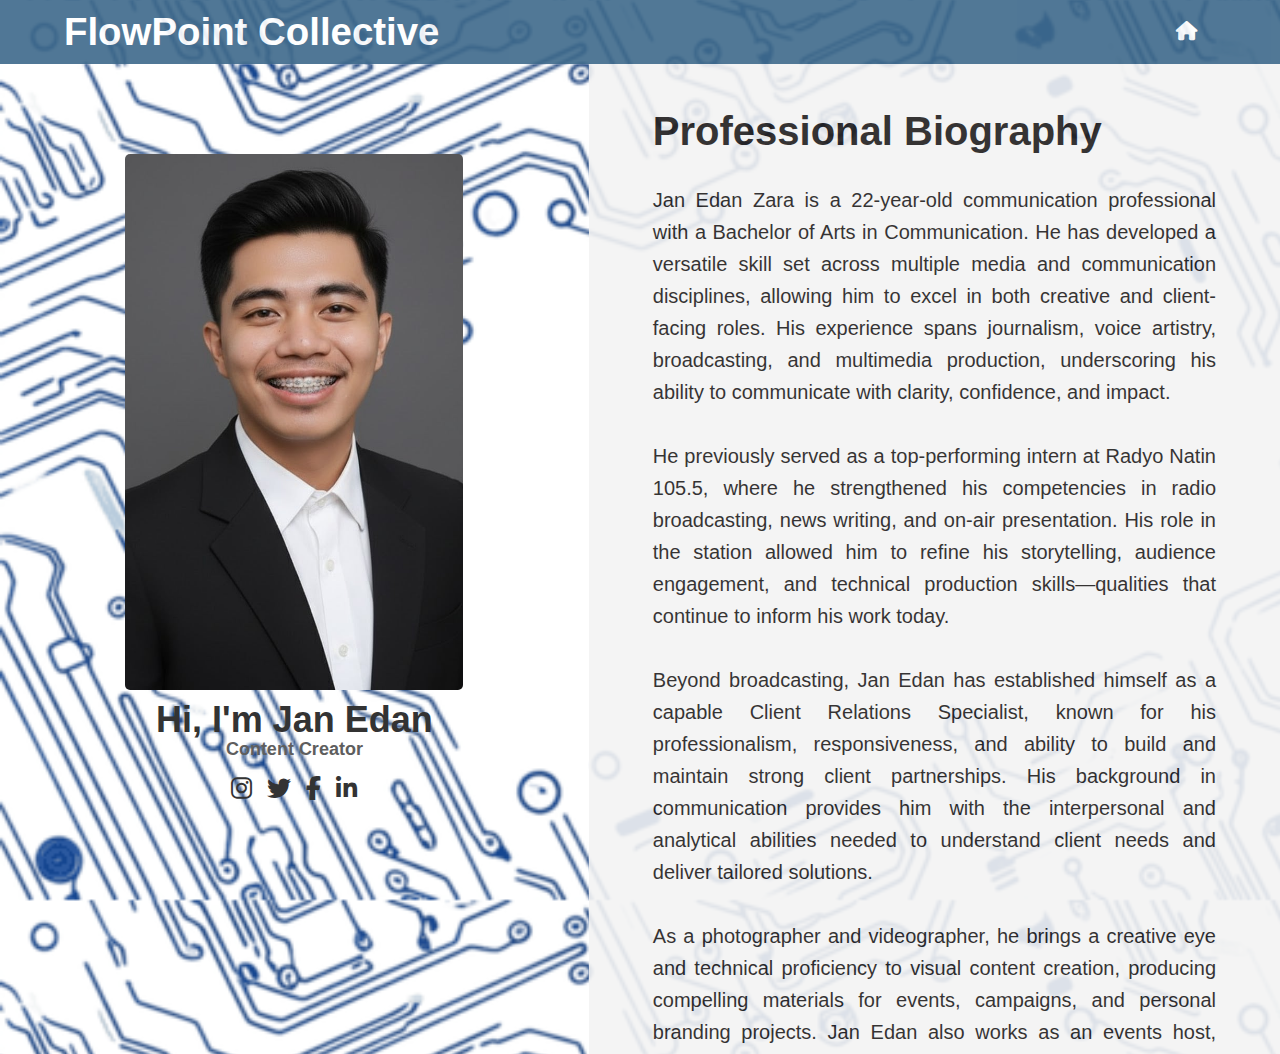
<file: page6.html>
<!DOCTYPE html>
<html lang="en">

<head>
    <meta charset="UTF-8">
    <meta name="viewport" content="width=device-width, initial-scale=1.0">
    <title>Jan Edan </title>
    <link rel="stylesheet" href="page3.css">
    <link rel="stylesheet" href="https://cdnjs.cloudflare.com/ajax/libs/font-awesome/6.5.1/css/all.min.css">
</head>

<body>
    <div class="main-wrapper">



        <header class="site-header">
            FlowPoint Collective
            <button class="custom-btn"><a href="index.html"><i class="fa-solid fa-house"></i></a></button>
        </header>


        <div class="container">
            <div class="left-column">
                <img src="profile2.jpg" alt="Esha Kurana" class="profile-photo">
                <h1 class="name">Hi, I'm Jan Edan </h1>
                <p class="title">Content Creator</p>

                <div class="social-links">
                    <a href="#"><i class="fab fa-instagram"></i></a>
                    <a href="#"><i class="fab fa-twitter"></i></a>
                    <a href="#"><i class="fab fa-facebook-f"></i></a>
                    <a href="#"><i class="fab fa-linkedin-in"></i></a>
                </div>


            </div>

            <div class="right-column">
                <div>
                    <h2 class="about-heading">Professional Biography</h2>
                    <p class="about-text">
                        Jan Edan Zara is a 22-year-old communication professional with a Bachelor of Arts in
                        Communication. He has developed a versatile skill set across multiple media and communication
                        disciplines, allowing him to excel in both creative and client-facing roles. His experience
                        spans journalism, voice artistry, broadcasting, and multimedia production, underscoring his
                        ability to communicate with clarity, confidence, and impact.

                        <br>
                        <br> He previously served as a top-performing intern at Radyo Natin 105.5, where he strengthened
                        his competencies in radio broadcasting, news writing, and on-air presentation. His role in the
                        station allowed him to refine his storytelling, audience engagement, and technical production
                        skills—qualities that continue to inform his work today.

                        <br>
                        <br>Beyond broadcasting, Jan Edan has established himself as a capable Client Relations
                        Specialist, known for his professionalism, responsiveness, and ability to build and maintain
                        strong client partnerships. His background in communication provides him with the interpersonal
                        and analytical abilities needed to understand client needs and deliver tailored solutions.

                        <br>
                        <br>As a photographer and videographer, he brings a creative eye and technical proficiency to
                        visual content creation, producing compelling materials for events, campaigns, and personal
                        branding projects. Jan Edan also works as an events host, combining charisma, strong stage
                        presence, and quick thinking to ensure program flow and audience engagement.

                        <br>
                        <br>These experiences ignited his passion for the craft. Through hands-on work in videography,
                        he learned to capture moments with intention. Through video editing, he discovered the power of
                        shaping narratives behind the scenes. Through sound mixing, he understood how emotion is carried
                        not just by what is seen, but what is heard. And through his role as a production assistant, he
                        embraced the collaborative spirit and discipline that hold a set together. Each skill became a
                        piece of his identity—proof that purpose often reveals itself through the people we meet and the
                        work that sparks something within us.

                        <br>
                        <br>Overall, he is a dynamic, adaptable, and highly motivated communicator committed to
                        producing high-quality work across all platforms—whether on air, behind the camera, or in direct
                        collaboration with clients.
                        <br>
                        <br>
                        <b class="services">THE SERVICE THAT I OFFER:</b>

                        <br>
                        <br>
                        <i class="fa-solid fa-microphone"> Voiceover Artist</i> <!---icon-->

                        <br>

                        <br>Voiceover Artist
                        Delivers clear, expressive, and professionally produced voiceovers for commercials, narrations,
                        corporate materials, online content, and promotional campaigns. Skilled in adapting tone and
                        style to match project requirements.
                        <br>

                        <br>
                        <br><i class="fa-solid fa-file-pen">
                            Data Entry Analyst
                        </i>
                        <br>
                        <br>Provides accurate and efficient data encoding, organization, and validation. Experienced in
                        handling large datasets, ensuring data integrity, and supporting administrative or operations
                        workflows with precision.
                        <br>
                        <br>
                        <i class="fa-solid fa-calendar"> Events Host </i>
                        <br>
                        <br>Offers dynamic, engaging, and audience-centered hosting for corporate events, social
                        gatherings, school programs, and community activities. Known for strong stage presence, quick
                        adaptability, and excellent audience rapport.
                        <br>

                        <br>
                        <br><i class="fa-solid fa-radio">
                            Radio Anchor
                        </i>
                        <br>
                        <br>Brings broadcast-quality delivery with strong command of news reading, ad-libs, interviews,
                        and live program management. Trained in journalism and radio production, ensuring compelling
                        on-air performance.



                    </p>
                    <button class="button" style="vertical-align:middle"><a href="today.html"><span>Book now!</span></a></button>


                </div>


            </div>
        </div>

    </div>

</body>

</html>
</file>
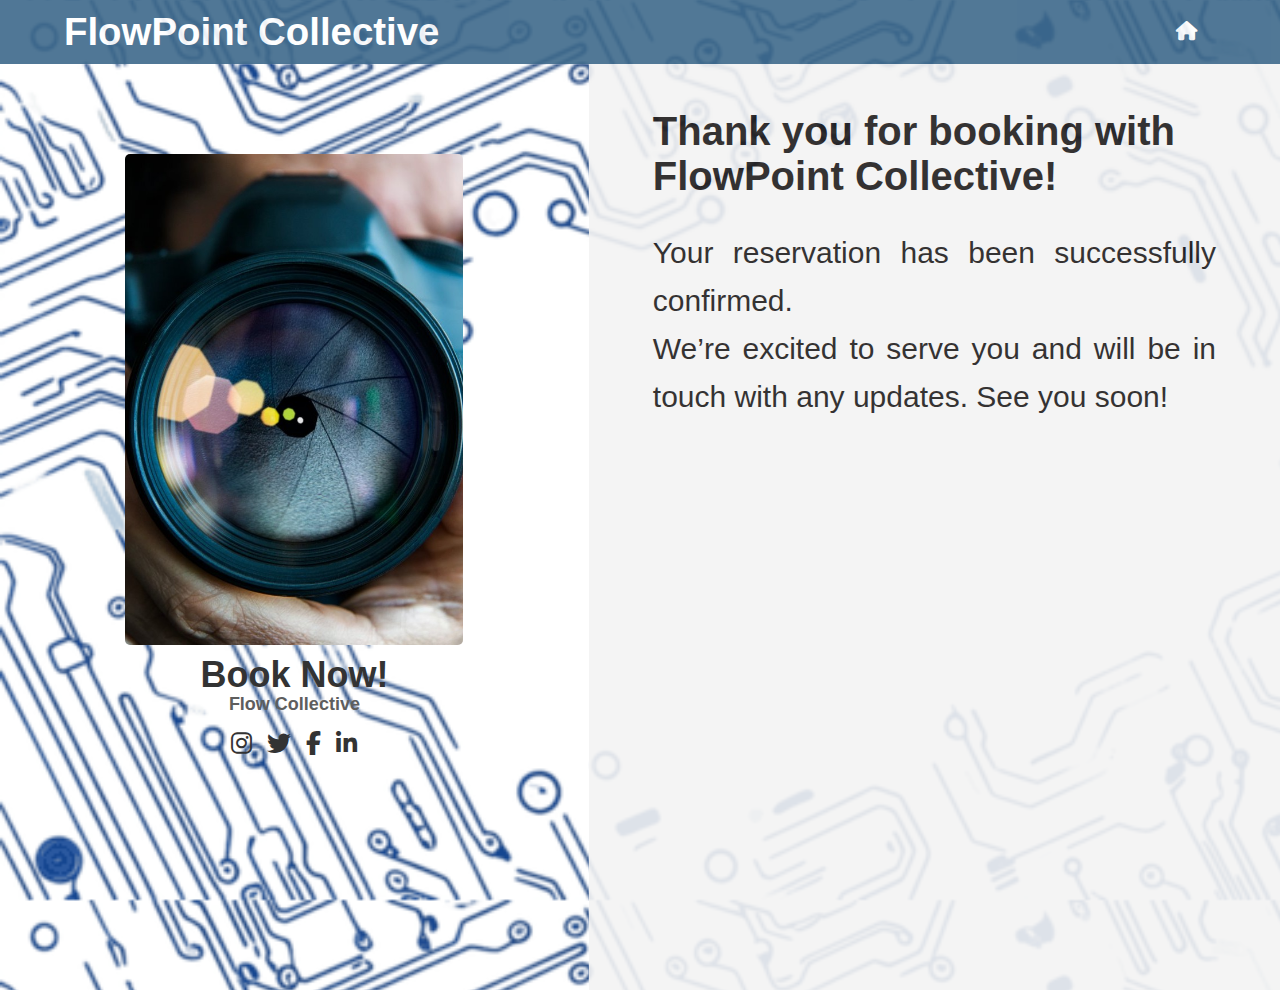
<file: page7.html>
﻿<!DOCTYPE html>
<html lang="en">

<head>
    <meta charset="UTF-8">
    <meta name="viewport" content="width=device-width, initial-scale=1.0">
    <title> FlowPoint Collective</title>
    <link rel="stylesheet" href="today.css">
    <link rel="stylesheet" href="https://cdnjs.cloudflare.com/ajax/libs/font-awesome/6.5.1/css/all.min.css">
</head>

<body>
    <div class="main-wrapper">



        <header class="site-header">
            FlowPoint Collective
            <button class="custom-btn"><a href="index.html"><i class="fa-solid fa-house"></i></a></button>
        </header>


        <div class="container">
            <div class="left-column">
                <img src="photgraphy.jpg" alt="Esha Kurana" class="profile-photo">
                <h1 class="name">Book Now!</h1>
                <p class="title">Flow Collective</p>

                <div class="social-links">
                    <a href="#"><i class="fab fa-instagram"></i></a>
                    <a href="#"><i class="fab fa-twitter"></i></a>
                    <a href="#"><i class="fab fa-facebook-f"></i></a>
                    <a href="#"><i class="fab fa-linkedin-in"></i></a>
                </div>


            </div>

            <div class="right-column">
                <div>
                    <h2 class="about-heading">Thank you for booking with FlowPoint Collective!</h2>
                    <p class="about-text">
                        Your reservation has been successfully confirmed.<br>
                        We’re excited to serve you and will be in touch with any updates.
                        See you soon!
                    </p>




                </div>


            </div>
        </div>

    </div>

</body>

</html>
</file>
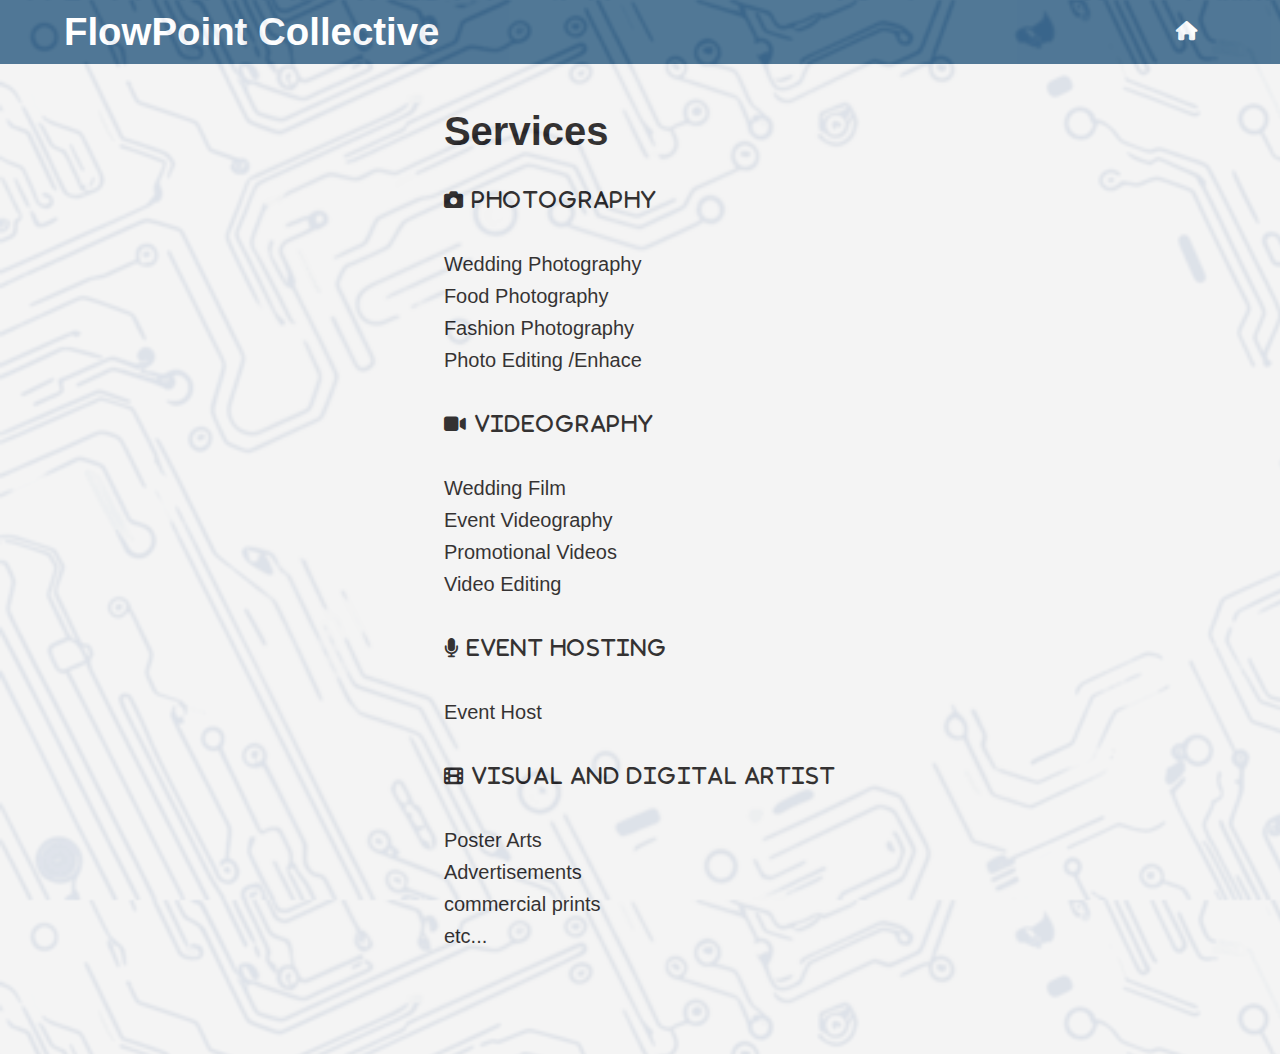
<file: services.html>
﻿<!DOCTYPE html>
<html lang="en">

<head>
    <meta charset="UTF-8">
    <meta name="viewport" content="width=device-width, initial-scale=1.0">
    <title>Services</title>
    <link rel="stylesheet" href="page2.css">
    <link rel="stylesheet" href="https://cdnjs.cloudflare.com/ajax/libs/font-awesome/6.5.1/css/all.min.css">
</head>

<body>
    <div class="main-wrapper">



        <header class="site-header">
            FlowPoint Collective
            <button class="custom-btn"><a href="index.html"><i class="fa-solid fa-house"></i></a></button>
        </header>


        <div class="container">
            

            <div class="right-column">
                <div>
                    <h2 class="about-heading">Services</h2>
                    <p class="about-text">



                        <i class="fa-solid fa-camera"> PHOTOGRAPHY</i> <!---icon-->

                        <br>

                        <br>Wedding Photography
                        <br>Food Photography
                        <br>Fashion Photography
                        <br>Photo Editing /Enhace

                        <br>
                        <br>
                        <i class="fa-solid fa-video"> VIDEOGRAPHY </i>
                        <br>
                        <br>Wedding Film
                        <br>Event Videography
                        <br>Promotional Videos
                        <br>Video Editing
                        <br>
                        <br><i class="fa-solid fa-microphone"> Event Hosting </i>
                        <br>
                        <br>Event Host
                        <br>
                        <br>
                        <i class="fa-solid fa-film"> Visual and Digital Artist</i>
                        <br>
                        <br>Poster Arts
                        <br>Advertisements
                        <br>commercial prints
                        <br>etc...

                        <br>



                    </p>


                </div>


            </div>
        </div>

    </div>

</body>

</html>
</file>
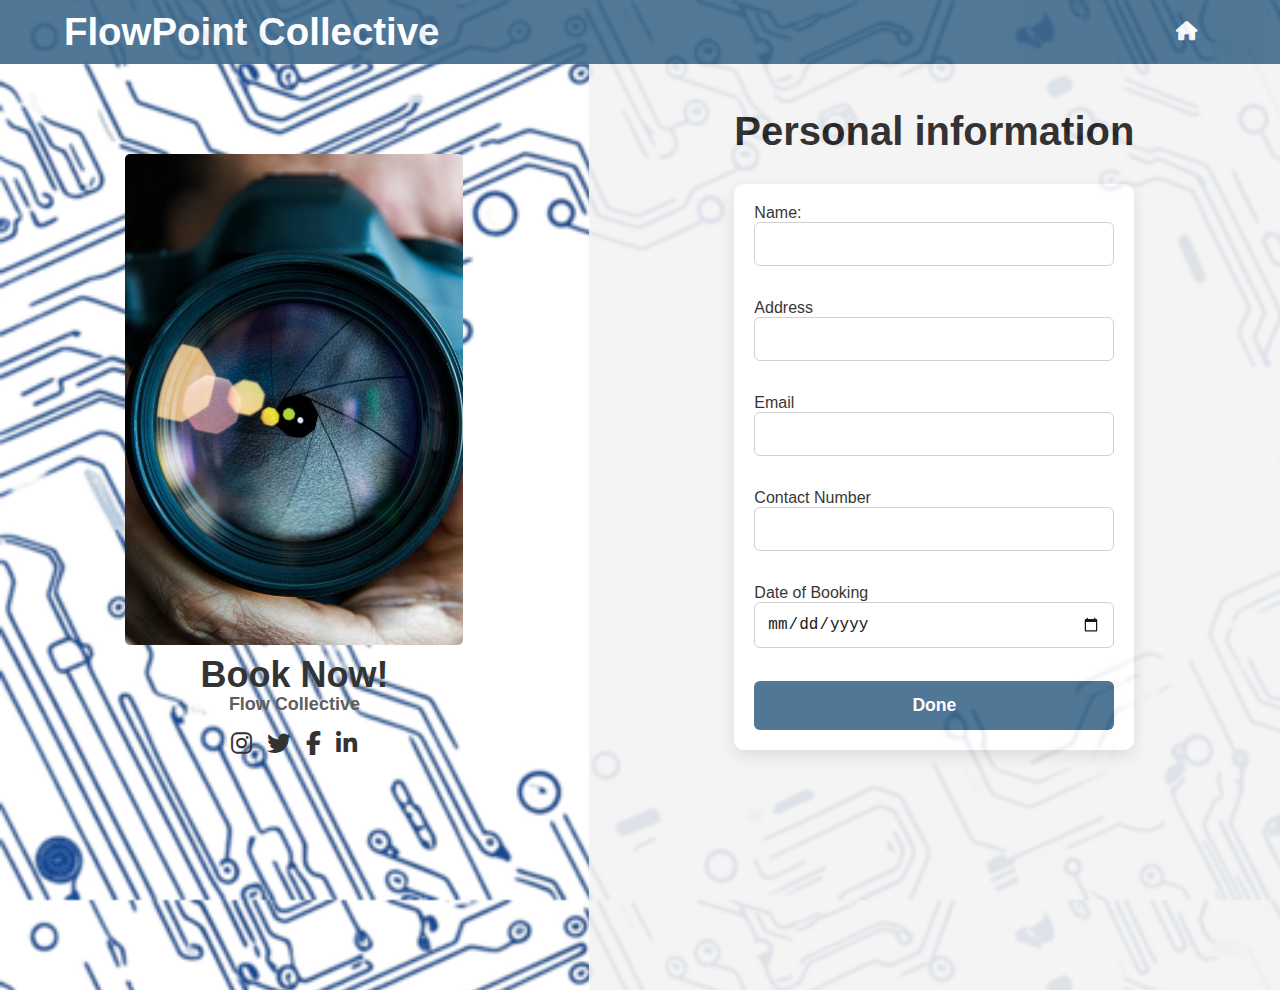
<file: today.html>
﻿<!DOCTYPE html>
<html lang="en">

<head>
    <meta charset="UTF-8">
    <meta name="viewport" content="width=device-width, initial-scale=1.0">
    <title>Book Now</title>
    <link rel="stylesheet" href="today.css">
    <link rel="stylesheet" href="https://cdnjs.cloudflare.com/ajax/libs/font-awesome/6.5.1/css/all.min.css">
    <style>
        .confirmation-message {
            display: none;
            font-size: 1.2em;
            color: #2c3e50;
            background: #ecf0f1;
            padding: 20px;
            border-radius: 8px;
            text-align: center;
        }
    </style>
</head>

<body>
    <div class="main-wrapper">

        <header class="site-header">
            FlowPoint Collective
            <button class="custom-btn"><a href="index.html"><i class="fa-solid fa-house"></i></a></button>
        </header>

        <div class="container">
            <div class="left-column">
                <img src="photgraphy.jpg" alt="Esha Kurana" class="profile-photo">
                <h1 class="name">Book Now!</h1>
                <p class="title">Flow Collective</p>

                <div class="social-links">
                    <a href="#"><i class="fab fa-instagram"></i></a>
                    <a href="#"><i class="fab fa-twitter"></i></a>
                    <a href="#"><i class="fab fa-facebook-f"></i></a>
                    <a href="#"><i class="fab fa-linkedin-in"></i></a>
                </div>
            </div>

            <div class="right-column">
                <div>
                    <h2 class="about-heading">Personal information </h2>

                    <!-- FORM -->
                    <form id="bookingForm">
                        <label for="name">Name:</label><br>
                        <input type="text" id="name" name="name" required><br><br>

                        <label for="address">Address</label><br>
                        <input type="text" id="address" name="address" required><br><br>

                        <label for="email">Email</label><br>
                        <input type="email" id="email" name="email" required><br><br>

                        <label for="contact">Contact Number</label><br>
                        <input type="text" id="contact" name="contact" required><br><br>

                        <label for="date">Date of Booking</label><br>
                        <input type="date" id="date" name="date" required><br><br>

                        <input type="submit" value="Done">
                    </form>

                    <!-- CONFIRMATION MESSAGE -->
                    <div id="confirmation" class="confirmation-message">
                        <p>Thank you for booking with <strong>FlowPoint Collective!</strong></p>
                        <p>Your reservation has been successfully confirmed.</p>
                        <p>We’re excited to serve you and will be in touch with any updates.</p>
                        <p><em>See you soon!</em></p>
                    </div>

                </div>
            </div>
        </div>
    </div>

    <script>
        // Handle form submission
        document.getElementById("bookingForm").addEventListener("submit", function (event) {
            event.preventDefault(); // Prevent actual form submission

            // Hide the form
            document.getElementById("bookingForm").style.display = "none";

            // Hide the heading
            document.querySelector(".about-heading").style.display = "none";

            // Show confirmation message
            document.getElementById("confirmation").style.display = "block";
        });
    </script>


</body>
</html>
</file>
<file: PAGE1.CSS>
* {
  margin: 0;
  box-sizing: border-box;
  padding: 0;
}

body {
  background-color: #e4e4e4;
  background-image: url(last.png);
  background-repeat: repeat;
  background-size: cover;
  background-position: center;

}


i
{
  color: white;
  font-weight: bold;
}

header {
  margin: 0;
  font-size: 5vw;
  font-family: 'Anek Gujarati', sans-serif;

  font-weight: bolder;
  color: rgb(255, 255, 255);
  text-align: center;
  background-color: rgb(62, 105, 139);



}
.navbar {
  display: flex;
  justify-content: space-between;
  align-items: center;
  background-color: rgb(62, 105, 139);
  padding: 15px 30px;
  position: sticky;
  top: 0;
    opacity: 0.9;
  z-index: 1000;
}

.logo {
  font-family: 'Anek Gujarati', sans-serif;
  font-size: clamp(18px, 2vw, 28px);
  font-weight: bold;
  color: white;
}

.nav-links {
  list-style: none;
  display: flex;
  gap: 15px;
}

.nav-links li a {
  font-family: 'Anek Gujarati', sans-serif;
  text-decoration: none;
  color: white;
  font-size: 15px           ;
  transition: color 0.3s ease;
  letter-spacing: 5px
}

.nav-links li a:hover {
  color: #45a049;
}

/* Hamburger menu (hidden on desktop) */
.hamburger {
  display: none;
  font-size: 24px;
  color: white;
  cursor: pointer;
}
.reporters {
  margin: 1%;
  text-align: center;
  font-size: 1.6vw;
  font-family: 'Anek Gujarati', sans-serif;
  font-weight: bold;


  color: rgb(95, 95, 95);
}

.image-row {
  /* Enables Flexbox layout */
  display: flex;

  /* Centers the items vertically */
  align-items: center;

  /* Ensures images stay in a single row */
  flex-wrap: nowrap;
  /* Adds some margin to the container (optional) */
  margin: 30px auto;

  /* Sets the maximum width of the row */
  max-width: 1500px;
  justify-content: center;

}


.image-row img {

  /* The core of the layout: makes each image take up 1/5 of the available space. */
  flex: 1;

  /* Adds a small gap/spacing between the images */
  margin: 0 10px;

  /* Ensures the image fills the container space and looks good */
  width: 350PX;
  height: auto;

  /* Ensures all pictures are displayed consistently if they have different aspect ratios */
  object-fit: cover;

  /* Fixes the height for a uniform look (optional, but recommended) */
  height: 500px;

  /* Optional: Smooth corners */
  border-radius: 10px;

  box-shadow:
    0 0 30px rgba(0, 0, 0, 0.9);
}

.nameofreporters {
  text-align: center;
  font-size: 50px;
  color: white;
}


.custom-btn {
  background-color: rgb(62, 105, 139);
  /* Green background */
  color: white;
  /* White text */
  padding: 12px 24px;
  /* Space inside button */
  border: none;
  /* Remove default border */
  border-radius: 8px;
  /* Rounded corners */
  font-size: 1vw;
  /* Text size */
  cursor: pointer;
  /* Pointer on hover */
  transition: all 0.3s ease;
  /* Smooth hover effect */
}

.custom-btn:hover {
  background-color: #45a049;
  /* Darker green on hover */
  transform: scale(1.05);
  /* Slight zoom effect */
}



footer
{
  background-color: rgb(62, 105, 139);
  opacity: .9;
   text-align: center;
   padding: 70px;
   font-size: 1.5px;

}

a {
  justify-content:center;
  text-decoration: none;   /* no underline */
  color: white;          /* use parent text color */
  user-select: none;       /* no text highlight */
  font-size: 1vw;
  letter-spacing: 15px;
}

a:focus,
a:active {
  outline: none;           /* no focus outline */
}




/* Tablets */
@media (max-width: 1024px) {

  
  .image-row {
  display: flex;
  flex-wrap: wrap;   /* allow wrapping to multiple rows */
  justify-content: center;
  margin: 30px auto;
  max-width: 1500px;
}

.image-row .nameofreporters {
  flex: 1 1 30%;     /* roughly 3 items per row */
  max-width: 30%;    /* ensures 3 fit in first row */
  margin: 10px;
  text-align: center;
}

/* Ensure images scale nicely */
.image-row img {
  width: 100%;
  height: auto;
  object-fit: cover;
  border-radius: 10px;
  box-shadow: 0 0 30px rgba(0, 0, 0, 0.9);
}

 .site-header {
    font-size: clamp(20px, 2.6vw, 32px);
    padding: 12px 6%;
  }

  .custom-btn {
    font-size: clamp(14px, 1vw, 16px);
    padding: 8px 18px;
  }

  .left-column {
    padding-top: 6vh;
  }

  .right-column {
    padding: 4vh 4vw;
  }

  .about-text {
    font-size: clamp(14px, 1.6vw, 18px);
    max-width: 720px;
  }
}

/* Phones */
@media (max-width: 768px) {
   .nav-links {
    display: none;
    flex-direction: column;
    justify-content: center;   /* center items vertically */
    align-items: center;       /* center items horizontally */
    background-color: rgb(62, 105, 139);
    position: fixed;           /* cover entire viewport */
    top: 0;
    left: 0;
    width: 100%;               /* full width */
    height: 100%;              /* full height */
    padding: 0;
    z-index: 999;              /* ensure it’s above everything */
  }

  .nav-links.active {
    display: flex;
  }

  .nav-links li {
    margin: 20px 0;            /* spacing between menu items */
  }

  .nav-links li a {
    font-size: 6vw;            /* larger text for mobile */
    color: white;
  }

  .hamburger {
    display: block;
    z-index: 1000;             /* keep hamburger above menu */
  }

  header {
    font-size: 6vw;
  }

  .reporters {
    font-size: 4vw;
  }

  .image-row .nameofreporters {
    flex: 1 1 90%;   /* stack vertically */
    max-width: 90%;
  }
  
  .image-row img {
    max-width: 90%;
    /* shrink to fit screen */
    margin: 10px 0;
    height: auto;
  }



  body {
    background-repeat: repeat;
    background-size: contain;

  }

  .custom-btn {

    font-size: 5vw;
    /* Text size */
    margin: 5%;

  }
    .a {
        display:none;
    }

}
</file>
<file: page3.css>
/* 0. Core Full-Page Setup */
@import url('https://fonts.cdnfonts.com/css/dolce-vita-heavy');

body {
    margin: 0;
    padding: 0;
    font-family: 'Helvetica Neue', Arial, sans-serif;
    /* A professional, clean font */
    /* Ensure the body takes up 100% of the viewport height (vh) */
    min-height: 100vh;
    display: flex;
    justify-content: center;
    align-items: stretch;
    /* Stretch the container to fill the height */
    background-image: url(last.png);
    background-repeat: repeat;
    background-size: cover;
}

/* 1. Main Container (Full Width & Height) */
.container {
    display: flex;
    width: 100vw;
    /* Take full viewport width */
    height: 100vh;
    /* Take full viewport height */
}


.main-wrapper {
    display: flex;
    flex-direction: column;
    /* Stack header on top of content */
    width: 100vw;
    height: 100vh;
    justify-items: center;
}

.site-header {
  display: flex;                  /* enable flexbox */
  justify-content: space-between; /* logo left, button right */
  align-items: center;            /* vertical centering */
  padding: 10px 5%;               /* spacing inside header */
  background-color: rgb(62, 105, 139);
  opacity: 0.9;
  font-size: 3vw;
  font-family: 'Anek Gujarati', sans-serif;
  font-weight: bolder;
  color: white;
}

.logo {
  font-size: 2.5vw;
}


a {
  text-decoration: none;   /* no underline */
  color: inherit;          /* use parent text color */
  user-select: none;       /* no text highlight */
}

a:focus,
a:active {
  outline: none;           /* no focus outline */
}


/* 2. Left Column Styles (1/3 Width on Desktop) */
.left-column {

    flex: 1;
    /* Takes up 1 part */
    background-color: url(last.png);
    /* Light background */
    padding: 5vh 1vw;
    /* Use viewport units for padding */
    text-align: center;
    display: flex;
    flex-direction: column;
    align-items: center;
    justify-content: center;
    /* Center content vertically */
    min-width: 300px;
    /* Ensures it doesn't get too squished */
    /* Align items to the top (start) instead of center for a cleaner look */
    justify-content: flex-start;
    /* MODIFIED */
    padding-top: 10vh;
    /* Add more padding at the top */

}

.profile-photo {

    width: 60%;
    height: 70%;
    border-radius: 5px;
    object-fit: cover;
    margin-bottom: 10px;
    justify-content: center;
}

.name {
    font-size: clamp(24px, 4vw, 36px);
    /* Responsive font size */
    font-weight: bold;
    margin: 0;
    line-height: 1.1;
    color: #333;
}

.title {
    font-size: clamp(16px, 2vw, 18px);
    /* Responsive font size */
    color: #5e5e5e;
    margin-top: 0px;
    font-weight: bold;
    margin-bottom: 15px;
}

.custom-btn {
  background-color: transparent;
  color: white;
  border: none;
  border-radius: 8px;
  font-size: 1.2rem;
  cursor: pointer;
  transition: all 0.3s ease;
  padding: 8px 16px;
}

.custom-btn:hover {
  background-color: rgba(255, 255, 255, 0.2);
  transform: scale(1.05);
}

/* 3. Right Column Styles (2/3 Width on Desktop) */
.right-column {


    flex: 1;
    /* Takes up 2 parts (wider) */
    background-color: #f3f3f3;
    /* Gray background */
    opacity: 0.9;
    color: rgb(31, 28, 28);
    padding: 5vh 5vw;
    /* Use viewport units for padding */
    display: flex;
    flex-direction: column;
    /* Aligns content to the start and end of the column */
    align-items: center;
    justify-content: space-between;


    /* --- KEY CHANGES START HERE --- */

    /* 1. Set a fixed height for the content within the column's flex context */
    height: 100%;
    /* Important: This makes the inner content take full height of the 'container' */

    /* 2. Enable vertical scrolling when content exceeds the height */
    overflow-y: auto;

    /* 3. Optional: Hide horizontal scrollbar if it accidentally appears */
    overflow-x: hidden;

    /* --- KEY CHANGES END HERE --- */
}

.about-heading {
    font-size: clamp(30px, 8vw, 40px);
    /* Very responsive font size */
    font-weight: bold;
    margin-top: 0;
    margin-bottom: 30px;
}

.about-text {
    font-size: clamp(16px, 2.5vw, 20px);
    line-height: 1.6;
    max-width: 600px;
    /* Prevents text line from being too long */
    margin-bottom: 50px;
    text-align: justify;
}

/* 4. Button & Link Styles (Kept consistent) */
.btn {
    display: inline-block;
    padding: 12px 30px;
    text-decoration: none;
    text-transform: uppercase;
    font-weight: 600;
    border-radius: 3px;
    transition: background-color 0.3s;
    text-align: center;
}

.services {
    font-size: 2vw;
}

.fa-solid {
    font-size: 1.5vw;
    letter-spacing: 2px;
}




/* 5. Social Media Icons */
.social-links {

    display: flex;
    gap: 15px;
    font-size: 24px;
}

.social-links a {
    margin-bottom: 10px;
    color: #333;
    transition: color 0.3s;
}

.button {
    display: inline-block;
    border-radius: 4px;
    background-color: rgb(62, 105, 139);
    border: none;
    color: #FFFFFF;
    text-align: center;
    font-size: 28px;
    padding: 20px;
    width: 300px;
    cursor: pointer;
}

    .button span {
        display: inline-block;
        position: relative;
        transition: 0.5s;
    }

        .button span:after {
            content: '\00bb';
            position: absolute;
            opacity: 0;
            right: -20px;
            transition: 0.5s;
        }

    .button:hover span {
        padding-right: 25px;
    }

        .button:hover span:after {
            opacity: 1;
            right: 0;
        }
/* --- Responsiveness (Media Queries) --- */

/* Tablet / Portrait Screens (Below 992px) */
@media (max-width: 992px) {

    /* Balance the column widths for smaller screens */
    .left-column {
        flex: 1.2;
    }

    .right-column {
        flex: 1.5;
    }
}

/* Mobile Screens (Below 768px) */
@media (max-width: 768px) {

    .services {
        font-size: 5vw;
    }



    header {
        font-size: 4vw;
        padding: 5%;

    }

    .fa-solid {
        font-size: 4.5vw;
        letter-spacing: 2px;
    }


    body {
        background-size: contain;
    }

    .container {
        /* Stacks the columns vertically */
        flex-direction: column;
        height: auto;
        /* Allow content to dictate height */
        min-height: 100vh;
    }

    .left-column,
    .right-column {
        padding: 20px 20px;
        /* Fixed padding looks better on small screens */
        justify-content: flex-start;
        /* Reset vertical centering */
        min-height: auto;
    }

    /* Center the right column content when stacked */
    .right-column {
        align-items: center;
        text-align: center;


    }

    .about-text {
        text-align: left;
        /* Keep text readable, but center the block */
        max-width: 100%;
        margin-left: auto;
        margin-right: auto;
    }


}
</file>
<file: today.css>
﻿/* 0. Core Full-Page Setup */
@import url('https://fonts.cdnfonts.com/css/dolce-vita-heavy');

body {
    margin: 0;
    padding: 0;
    font-family: 'Helvetica Neue', Arial, sans-serif;
    /* A professional, clean font */
    /* Ensure the body takes up 100% of the viewport height (vh) */
    min-height: 100vh;
    display: flex;
    justify-content: center;
    align-items: stretch;
    /* Stretch the container to fill the height */
    background-image: url(last.png);
    background-repeat: repeat;
    background-size: cover;
}

/* 1. Main Container (Full Width & Height) */
.container {
    display: flex;
    width: 100vw;
    /* Take full viewport width */
    height: 100vh;
    /* Take full viewport height */
}


.main-wrapper {
    display: flex;
    flex-direction: column;
    /* Stack header on top of content */
    width: 100vw;
    height: 100vh;
    justify-items: center;
}

.site-header {
    display: flex; /* enable flexbox */
    justify-content: space-between; /* logo left, button right */
    align-items: center; /* vertical centering */
    padding: 10px 5%; /* spacing inside header */
    background-color: rgb(62, 105, 139);
    opacity: 0.9;
    font-size: 3vw;
    font-family: 'Anek Gujarati', sans-serif;
    font-weight: bolder;
    color: white;
}

.logo {
    font-size: 2.5vw;
}


a {
    text-decoration: none; /* no underline */
    color: inherit; /* use parent text color */
    user-select: none; /* no text highlight */
}

    a:focus,
    a:active {
        outline: none; /* no focus outline */
    }


/* 2. Left Column Styles (1/3 Width on Desktop) */
.left-column {
    flex: 1;
    /* Takes up 1 part */
    background-color: url(last.png);
    /* Light background */
    padding: 5vh 1vw;
    /* Use viewport units for padding */
    text-align: center;
    display: flex;
    flex-direction: column;
    align-items: center;
    justify-content: center;
    /* Center content vertically */
    min-width: 300px;
    /* Ensures it doesn't get too squished */
    /* Align items to the top (start) instead of center for a cleaner look */
    justify-content: flex-start;
    /* MODIFIED */
    padding-top: 10vh;
    /* Add more padding at the top */
}

.profile-photo {
    width: 60%;
    height: 70%;
    border-radius: 5px;
    object-fit: cover;
    margin-bottom: 10px;
    justify-content: center;
}

.name {
    font-size: clamp(24px, 4vw, 36px);
    /* Responsive font size */
    font-weight: bold;
    margin: 0;
    line-height: 1.1;
    color: #333;
}

.title {
    font-size: clamp(16px, 2vw, 18px);
    /* Responsive font size */
    color: #5e5e5e;
    margin-top: 0px;
    font-weight: bold;
    margin-bottom: 15px;
}

.custom-btn {
    background-color: transparent;
    color: white;
    border: none;
    border-radius: 8px;
    font-size: 1.2rem;
    cursor: pointer;
    transition: all 0.3s ease;
    padding: 8px 16px;
}

    .custom-btn:hover {
        background-color: rgba(255, 255, 255, 0.2);
        transform: scale(1.05);
    }

/* 3. Right Column Styles (2/3 Width on Desktop) */
.right-column {
    flex: 1;
    /* Takes up 2 parts (wider) */
    background-color: #f3f3f3;
    /* Gray background */
    opacity: 0.9;
    color: rgb(31, 28, 28);
    padding: 5vh 5vw;
    /* Use viewport units for padding */
    display: flex;
    flex-direction: column;
    /* Aligns content to the start and end of the column */
    align-items: center;
    justify-content: space-between;
    /* --- KEY CHANGES START HERE --- */
    /* 1. Set a fixed height for the content within the column's flex context */
    height: 100%;
    /* Important: This makes the inner content take full height of the 'container' */
    /* 2. Enable vertical scrolling when content exceeds the height */
    overflow-y: auto;
    /* 3. Optional: Hide horizontal scrollbar if it accidentally appears */
    overflow-x: hidden;
    /* --- KEY CHANGES END HERE --- */
}

.about-heading {
    font-size: clamp(30px, 8vw, 40px);
    /* Very responsive font size */
    font-weight: bold;
    margin-top: 0;
    margin-bottom: 30px;
}

.about-text {
    font-size: 30px;
    line-height: 1.6;
    max-width: 600px;
    /* Prevents text line from being too long */
    margin-bottom: 50px;
    text-align: justify;
}

/* 4. Button & Link Styles (Kept consistent) */
.btn {
    display: inline-block;
    padding: 12px 30px;
    text-decoration: none;
    text-transform: uppercase;
    font-weight: 600;
    border-radius: 3px;
    transition: background-color 0.3s;
    text-align: center;
}

.services {
    font-size: 2vw;
}

.fa-solid {
    font-size: 1.5vw;
    letter-spacing: 2px;
}




/* 5. Social Media Icons */
.social-links {
    display: flex;
    gap: 15px;
    font-size: 24px;
}

    .social-links a {
        margin-bottom: 10px;
        color: #333;
        transition: color 0.3s;
    }

.button {
    display: inline-block;
    border-radius: 4px;
    background-color: rgb(62, 105, 139);
    border: none;
    color: #FFFFFF;
    text-align: center;
    font-size: 28px;
    padding: 20px;
    width: 300px;
    cursor: pointer;
}

    .button span {
        display: inline-block;
        position: relative;
        transition: 0.5s;
    }

        .button span:after {
            content: '\00bb';
            position: absolute;
            opacity: 0;
            right: -20px;
            transition: 0.5s;
        }

    .button:hover span {
        padding-right: 25px;
    }

        .button:hover span:after {
            opacity: 1;
            right: 0;
        }
/* --- Responsiveness (Media Queries) --- */

/* Tablet / Portrait Screens (Below 992px) */
@media (max-width: 992px) {
    .right-column {
        display: flex;
        flex-direction: column;
        justify-content: center; /* centers vertically */
        align-items: center; /* centers horizontally */
        text-align: center;
        overflow-y: visible; /* prevents scroll cutting */
        height: auto; /* allow form to center naturally */
        padding-top: 40px;
        padding-bottom: 40px;
    }

    form {
        margin: 0 auto; /* center horizontally */
        max-width: 90%; /* responsive width */
    }

    /* Balance the 2 columns */
    .left-column {
        display:none;
        flex: 1.2;
    }

    .right-column {
        flex: 1.5;
    }
}

/* Mobile Screens (Below 768px) */
@media (max-width: 768px) {
    .right-column {
        padding: 0;
        justify-content: center;
        align-items: center;
    }


    .services {
        font-size: 5vw;
    }



    header {
        font-size: 4vw;
        padding: 5%;
    }

    .fa-solid {
        font-size: 4.5vw;
        letter-spacing: 2px;
    }


    body {
        background-size: contain;
    }

    .container {
        /* Stacks the columns vertically */
        flex-direction: column;
        height: auto;
        /* Allow content to dictate height */
        min-height: 100vh;
    }

    .left-column,
    .right-column {
        padding: 20px 20px;
        /* Fixed padding looks better on small screens */
        justify-content: flex-start;
        /* Reset vertical centering */
        min-height: auto;
    }

    /* Center the right column content when stacked */
    .right-column {
        align-items: center;
        text-align: center;
    }

    .about-text {
        text-align: left;
        /* Keep text readable, but center the block */
        max-width: 100%;
        margin-left: auto;
        margin-right: auto;
    }
}
/* --- Form Styling --- */
/* Base form styles */
form {
    justify-content:center;
    
    max-width: 500px; /* keeps it from stretching too wide on desktop */
    margin: 0 auto; /* centers the form */
    padding: 20px;
    border-radius: 10px;
    background-color: rgba(255, 255, 255, 0.95);
    box-shadow: 0 6px 15px rgba(0,0,0,0.1);
}

    /* Inputs */
    form input[type="text"],
    form input[type="email"],
    form input[type="tel"],
    form input[type="date"] {
        width: 100%; /* always full width */
        padding: 12px;
        margin-bottom: 15px;
        border: 1px solid #ccc;
        border-radius: 6px;
        font-size: 1rem;
        box-sizing: border-box; /* ensures padding doesn’t break layout */
    }

    /* Submit button */
    form input[type="submit"] {
        width: 100%;
        padding: 14px;
        font-size: 1.1rem;
        font-weight: bold;
        background-color: rgb(62, 105, 139);
        color: #fff;
        border: none;
        border-radius: 6px;
        cursor: pointer;
        transition: background-color 0.3s, transform 0.2s;
    }

        form input[type="submit"]:hover {
            background-color: #2f5675;
            transform: scale(1.03);
        }
</file>
<file: page2.css>
/* 0. Core Full-Page Setup */
@import url('https://fonts.cdnfonts.com/css/dolce-vita-heavy');

body {
    margin: 0;
    padding: 0;
    font-family: 'Helvetica Neue', Arial, sans-serif;
    /* A professional, clean font */
    /* Ensure the body takes up 100% of the viewport height (vh) */
    min-height: 100vh;
    display: flex;
    justify-content: center;
    align-items: stretch;
    /* Stretch the container to fill the height */
    background-image: url(last.png);
    background-repeat: repeat;
    background-size: cover;
}

/* 1. Main Container (Full Width & Height) */
.container {
    display: flex;
    width: 100vw;
    /* Take full viewport width */
    height: 100vh;
    /* Take full viewport height */
}


.main-wrapper {
    display: flex;
    flex-direction: column;
    /* Stack header on top of content */
    width: 100vw;
    height: 100vh;
    justify-items: center;
}

.site-header {
    display: flex; /* enable flexbox */
    justify-content: space-between; /* logo left, button right */
    align-items: center; /* vertical centering */
    padding: 10px 5%; /* spacing inside header */
    background-color: rgb(62, 105, 139);
    opacity: 0.9;
    font-size: 3vw;
    font-family: 'Anek Gujarati', sans-serif;
    font-weight: bolder;
    color: white;
}

.logo {
    font-size: 2.5vw;
}


a {
    text-decoration: none; /* no underline */
    color: inherit; /* use parent text color */
    user-select: none; /* no text highlight */
}

    a:focus,
    a:active {
        outline: none; /* no focus outline */
    }


/* 2. Left Column Styles (1/3 Width on Desktop) */
.left-column {
    flex: 1;
    /* Takes up 1 part */
    background-color: url(last.png);
    /* Light background */
    padding: 5vh 1vw;
    /* Use viewport units for padding */
    text-align: center;
    display: flex;
    flex-direction: column;
    align-items: center;
    justify-content: center;
    /* Center content vertically */
    min-width: 300px;
    /* Ensures it doesn't get too squished */
    /* Align items to the top (start) instead of center for a cleaner look */
    justify-content: flex-start;
    /* MODIFIED */
    padding-top: 10vh;
    /* Add more padding at the top */
}

.profile-photo {
    width: 60%;
    height: 70%;
    border-radius: 5px;
    object-fit: cover;
    margin-bottom: 10px;
    justify-content: center;
}

.name {
    font-size: clamp(24px, 4vw, 36px);
    /* Responsive font size */
    font-weight: bold;
    margin: 0;
    line-height: 1.1;
    color: #333;
}

.title {
    font-size: clamp(16px, 2vw, 18px);
    /* Responsive font size */
    color: #5e5e5e;
    margin-top: 0px;
    font-weight: bold;
    margin-bottom: 15px;
}

.custom-btn {
    background-color: transparent;
    color: white;
    border: none;
    border-radius: 8px;
    font-size: 1.2rem;
    cursor: pointer;
    transition: all 0.3s ease;
    padding: 8px 16px;
}

    .custom-btn:hover {
        background-color: rgba(255, 255, 255, 0.2);
        transform: scale(1.05);
    }

/* 3. Right Column Styles (2/3 Width on Desktop) */
.right-column {
    flex: 1;
    /* Takes up 2 parts (wider) */
    background-color: #f3f3f3;
    /* Gray background */
    opacity: 0.9;
    color: rgb(31, 28, 28);
    padding: 5vh 5vw;
    /* Use viewport units for padding */
    display: flex;
    flex-direction: column;
    /* Aligns content to the start and end of the column */
    align-items: center;
    justify-content: space-between;
    /* --- KEY CHANGES START HERE --- */
    /* 1. Set a fixed height for the content within the column's flex context */
    height: 100%;
    /* Important: This makes the inner content take full height of the 'container' */
    /* 2. Enable vertical scrolling when content exceeds the height */
    overflow-y: auto;
    /* 3. Optional: Hide horizontal scrollbar if it accidentally appears */
    overflow-x: hidden;
    /* --- KEY CHANGES END HERE --- */
}

.about-heading {
    font-size: clamp(30px, 8vw, 40px);
    /* Very responsive font size */
    font-weight: bold;
    margin-top: 0;
    margin-bottom: 30px;
}

.about-text {
    font-size: clamp(16px, 2.5vw, 20px);
    line-height: 1.6;
    max-width: 600px;
    /* Prevents text line from being too long */
    margin-bottom: 50px;
    text-align: justify;
}

/* 4. Button & Link Styles (Kept consistent) */
.btn {
    display: inline-block;
    padding: 12px 30px;
    text-decoration: none;
    text-transform: uppercase;
    font-weight: 600;
    border-radius: 3px;
    transition: background-color 0.3s;
    text-align: center;
}

.services {
    font-size: 2vw;
}

.fa-solid {
    font-size: 1.5vw;
    letter-spacing: 2px;
}




/* 5. Social Media Icons */
.social-links {
    display: flex;
    gap: 15px;
    font-size: 24px;
}

    .social-links a {
        margin-bottom: 10px;
        color: #333;
        transition: color 0.3s;
    }

.button {
    display: inline-block;
    border-radius: 4px;
    background-color: rgb(62, 105, 139);
    border: none;
    color: #FFFFFF;
    text-align: center;
    font-size: 28px;
    padding: 20px;
    width: 300px;
    cursor: pointer;
}

    .button span {
        display: inline-block;
        position: relative;
        transition: 0.5s;
    }

        .button span:after {
            content: '\00bb';
            position: absolute;
            opacity: 0;
            right: -20px;
            transition: 0.5s;
        }

    .button:hover span {
        padding-right: 25px;
    }

        .button:hover span:after {
            opacity: 1;
            right: 0;
        }
/* --- Responsiveness (Media Queries) --- */

/* Tablet / Portrait Screens (Below 992px) */
@media (max-width: 992px) {

    /* Balance the column widths for smaller screens */
    .left-column {
        flex: 1.2;
    }

    .right-column {
        flex: 1.5;
    }
}

/* Mobile Screens (Below 768px) */
@media (max-width: 768px) {

    .services {
        font-size: 5vw;
    }



    header {
        font-size: 4vw;
        padding: 5%;
    }

    .fa-solid {
        font-size: 4.5vw;
        letter-spacing: 2px;
    }


    body {
        background-size: contain;
    }

    .container {
        /* Stacks the columns vertically */
        flex-direction: column;
        height: auto;
        /* Allow content to dictate height */
        min-height: 100vh;
    }

    .left-column,
    .right-column {
        padding: 20px 20px;
        /* Fixed padding looks better on small screens */
        justify-content: flex-start;
        /* Reset vertical centering */
        min-height: auto;
    }

    /* Center the right column content when stacked */
    .right-column {
        align-items: center;
        text-align: center;
    }

    .about-text {
        text-align: left;
        /* Keep text readable, but center the block */
        max-width: 100%;
        margin-left: auto;
        margin-right: auto;
    }
}
</file>
